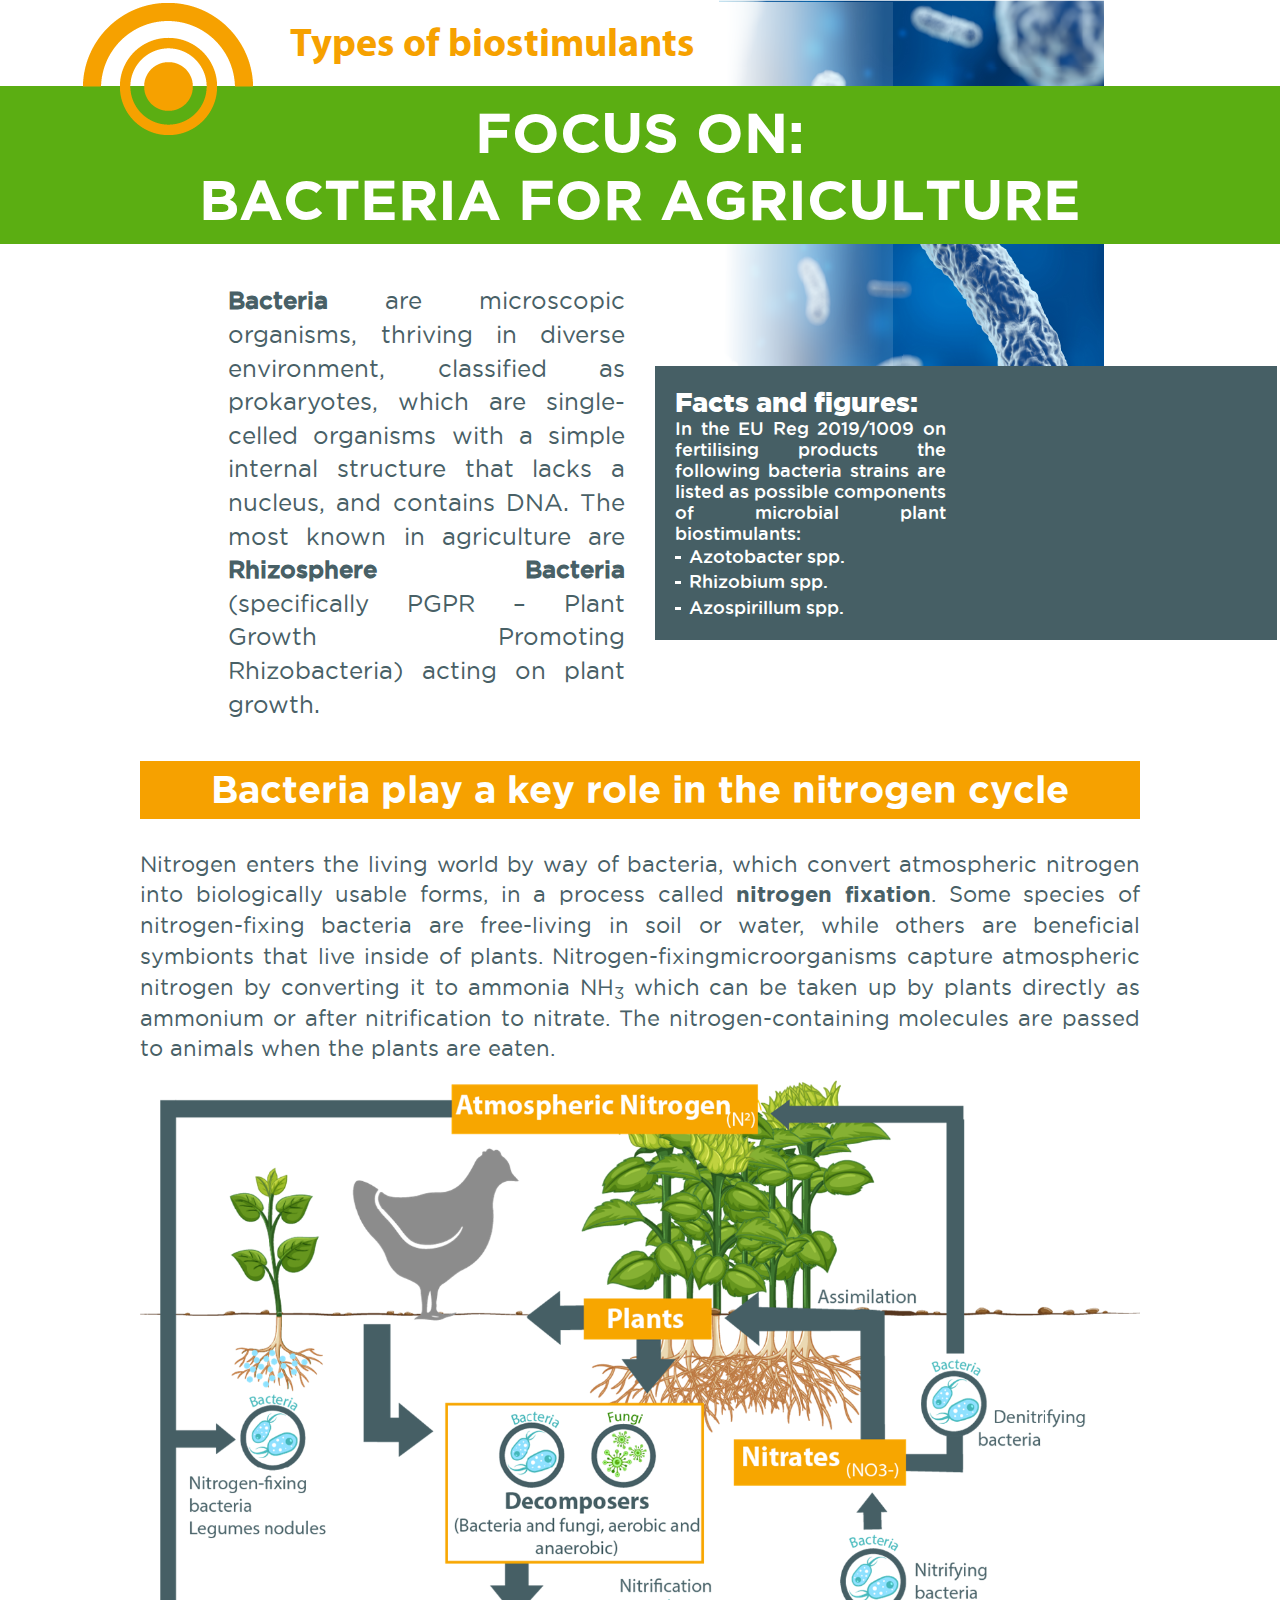
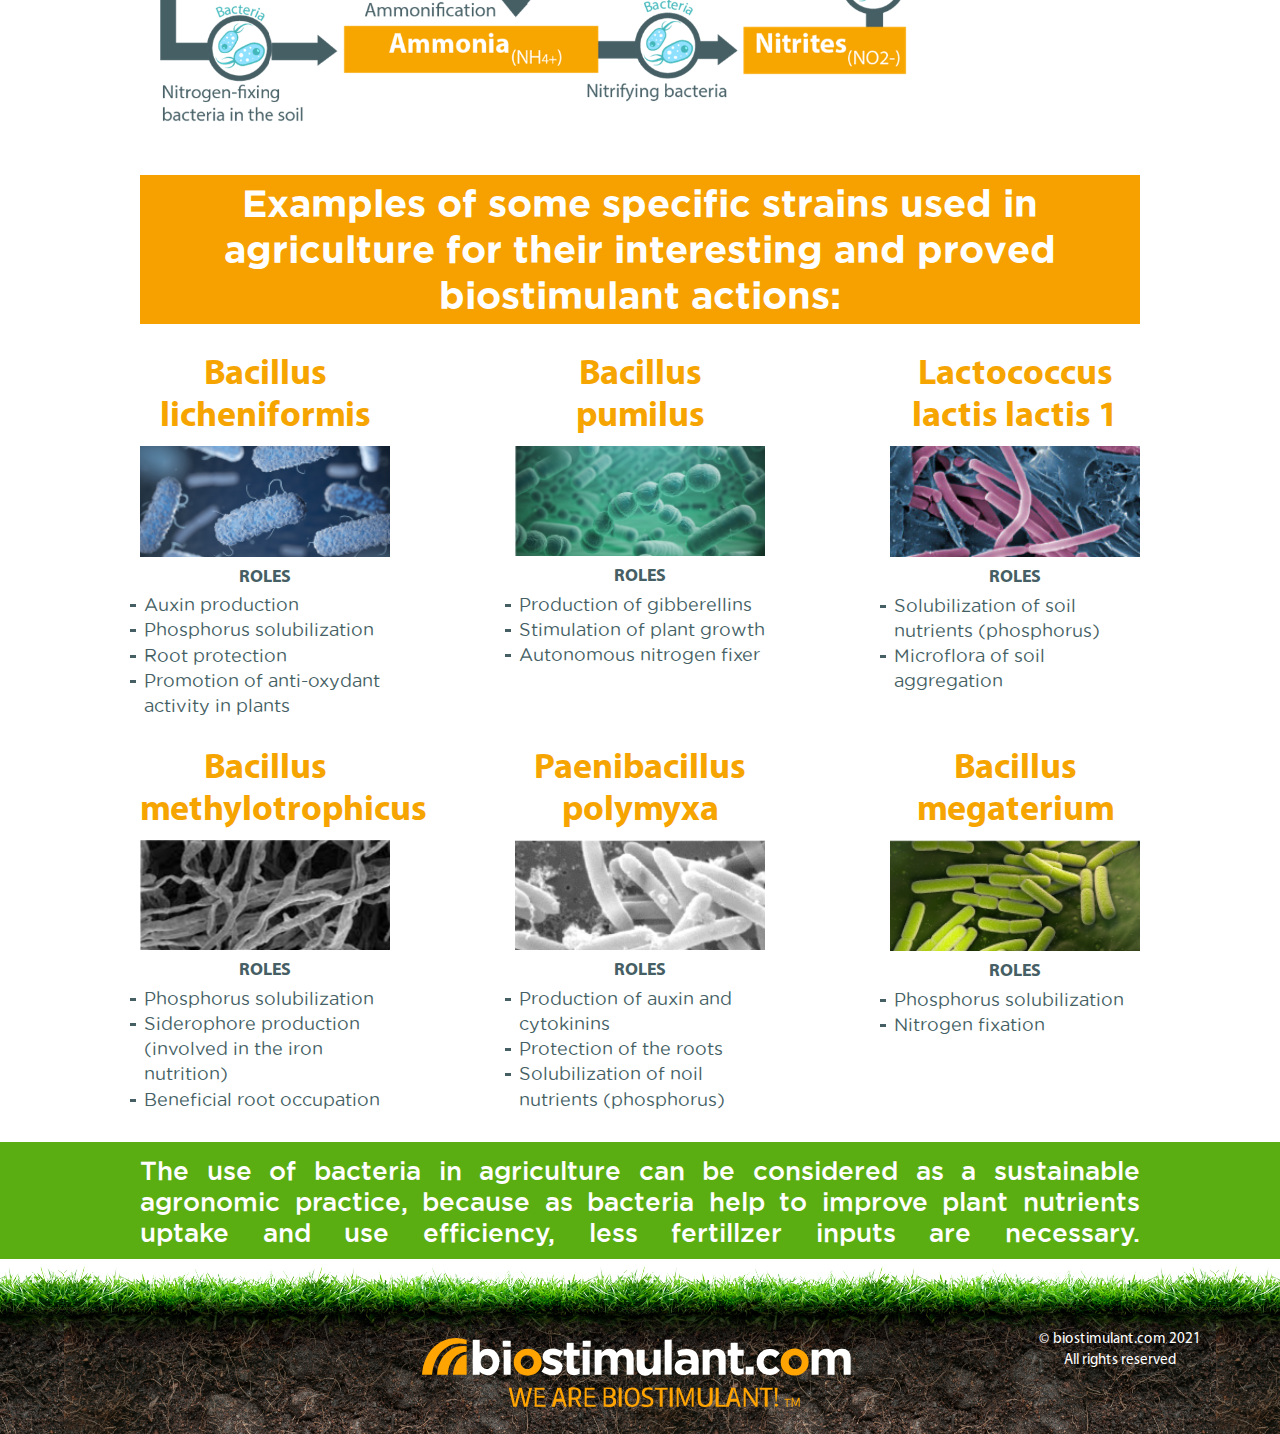
<file: index.html>
<!DOCTYPE html>
<html lang="en">
<head>
    <meta charset="UTF-8">
    <meta name="viewport" content="width=device-width, initial-scale=1, shrink-to-fit=no">
    <meta http-equiv="X-UA-Compatible" content="IE=edge">
    <title>::Types-of-biostimulants5_bacteria-for-agriculture::</title>
    <link rel="stylesheet" href="css/bootstrap.css">
    <link rel="stylesheet" href="css/font.css">
    <link rel="stylesheet" href="css/custom.css">
</head>
<body>
    <header class="header">
        <section class="top-header">
            <div class="container">
                <div class="row">
                    <div class="col-md-12">
                        <div class="logo-wrapper"> <img src="images/logo.png" alt="">
                            <h1>Types of biostimulants</h1>
                        </div>
                    </div>
                </div>
            </div>
        </section>
        <section class="header-wrapper">
            <div class="heading-wrapper text-center ">
                <h2 class="container"> <span class="d-block"> FOCUS ON: </span>BACTERIA FOR AGRICULTURE</h2>
            </div>
            <div class="header-list container-fluid">
                <div class="row">
                    <div class="col-8 offset-2 col-lg-4 offset-lg-2 header-into">
                        <p class="text-justify "><strong>Bacteria</strong> are microscopic organisms,
                            thriving in diverse environment,
                            classified as prokaryotes, which are
                            single-celled organisms with a simple
                            internal structure that lacks a nucleus,
                            and contains DNA. The most known in
                            agriculture are <strong>Rhizosphere Bacteria</strong>
                            (specifically PGPR – Plant Growth
                            Promoting Rhizobacteria) acting on
                            plant growth.</p>
                    </div>
                    <div class="col-8 offset-2 col-lg-6 offset-lg-0 my-auto header-service-top">
                        <div class="header-service">
                            <h3>Facts and ﬁgures:</h3>
                            <p class="text-justify">In the EU Reg 2019/1009 on
                                fertilising products the following
                                bacteria strains are listed as
                                possible components of microbial
                                plant biostimulants:</p>
                            <ul class="bar-built">
                                <li>Azotobacter spp.</li>
                                <li>Rhizobium spp.</li>
                                <li>Azospirillum spp.</li>
                            </ul>
                        </div>
                    </div>
                </div>
            </div>
        </section>
    </header>
    <section class="about-wrapper">
        <div class="container">
            <div class="row">
                <div class="col-md-12">
                    <h2 class="home-heading text-center">Bacteria play a key role in the nitrogen cycle</h2>
                    <p class="text-justify">Nitrogen enters the living world by way of bacteria, which convert
                        atmospheric
                        nitrogen into biologically usable forms, in a process called <strong>nitrogen fixation</strong>.
                        Some species of nitrogen-fixing bacteria are free-living in soil or water, while
                        others are beneficial symbionts that live inside of plants. Nitrogen-fixingmicroorganisms
                        capture atmospheric nitrogen by converting it to ammonia NH<sub>3</sub>
                        which can be taken up by plants directly as ammonium or after nitrification to
                        nitrate. The nitrogen-containing molecules are passed to animals when the plants
                        are eaten.</p>
                    <img class="img-fluid about-img" src="images/about-us-05.svg" alt="about">
                </div>
            </div>
        </div>
    </section>
    <section class="services-wrapper">
        <div class="container">
            <div class="row">
                <div class="col-md-12">
                    <h2 class="home-heading text-center">Examples of some specific strains used in
                        agriculture for their interesting and proved
                        biostimulant actions:</h2>
                </div>
            </div>
            <div class="row no-gutters d-flex justify-content-between muga-list">
                <div class="col-md-3">
                    <h3>Bacillus licheniformis</h3>
                    <img class="img-fluid" src="images/ser01.jpg" alt="Bacillus licheniformis">
                    <ul class="bar-built">
                        <h4>ROLES</h4>
                        <li>Auxin production</li>
                        <li>Phosphorus solubilization</li>
                        <li>Root protection</li>
                        <li>Promotion of anti-oxydant activity in plants</li>
                    </ul>
                </div>

                <div class="col-md-3">
                    <h3>Bacillus pumilus</h3>
                    <img src="images/ser02.jpg" alt="Bacillus pumilus">
                    <ul class="bar-built">
                        <h4>ROLES</h4>
                        <li>Production of gibberellins</li>
                        <li>Stimulation of plant growth</li>
                        <li>Autonomous nitrogen fixer</li>
                    </ul>
                </div>

                <div class="col-md-3">
                    <h3>Lactococcus lactis lactis 1</h3>
                    <img src="images/ser03.jpg" alt="Lactococcus lactis lactis 1">
                    <ul class="bar-built">
                        <h4>ROLES</h4>
                        <li>Solubilization of soil nutrients (phosphorus)</li>
                        <li>Microflora of soil aggregation</li>
                    </ul>
                </div>
            </div>
            <div class="row no-gutters d-flex justify-content-between muga-list">
                <div class="col-md-3">
                    <h3>Bacillus methylotrophicus</h3>
                    <img class="img-fluid" src="images/ser04.jpg" alt="Bacillus methylotrophicus">
                    <ul class="bar-built">
                        <h4>ROLES</h4>
                        <li>Phosphorus solubilization</li>
                        <li>Siderophore production (involved in the iron nutrition)</li>
                        <li>Beneficial root occupation</li>
                    </ul>
                </div>
                <div class="col-md-3">
                    <h3>Paenibacillus polymyxa</h3>
                    <img src="images/ser05.jpg" alt="Paenibacillus polymyxa">
                    <ul class="bar-built">
                        <h4>ROLES</h4>
                        <li>Production of auxin and cytokinins</li>
                        <li>Protection of the roots</li>
                        <li>Solubilization of noil nutrients (phosphorus)</li>
                    </ul>
                </div>
                <div class="col-md-3">
                    <h3>Bacillus megaterium</h3>
                    <img src="images/ser06.jpg" alt="Lactococcus lactis lactis 1">
                    <ul class="bar-built">
                        <h4>ROLES</h4>
                        <li>Phosphorus solubilization</li>
                        <li>Nitrogen fixation</li>
                    </ul>
                </div>
            </div>
        </div>
    </section>
    <footer>
        <div class="heading-wrapper text-justify">
            <h3 class="container"> The use of bacteria in agriculture can be considered as a sustainable
                agronomic practice, because as bacteria help to improve plant nutrients uptake and use efficiency, less
                fertillzer inputs are necessary.
            </h3>
        </div>
        <div class="footer-wrapper">
            <div class="container-fluid">
                <div class="row">
                    <div class="col-md-6 offset-md-3 col-sm-12  text-center footer-logo">
                        <img src="images/footer-logo-07.svg" alt=" footer logo">

                    </div>
                    <div class="col-md-3 text-center">
                        <span class="d-block"> &copy; biostimulant.com 2021</span>
                        All rights reserved
                    </div>

                </div>
            </div>
        </div>
    </footer>
    <script type="text/javascript" src="js/jquery.js"></script>
    <script type="text/javascript" src="js/popper.min.js"></script>
    <script type="text/javascript" src="js/bootstrap.js"></script>
    <script type="text/javascript" src="js/reday.js"></script>
</body>
</html>
</file>
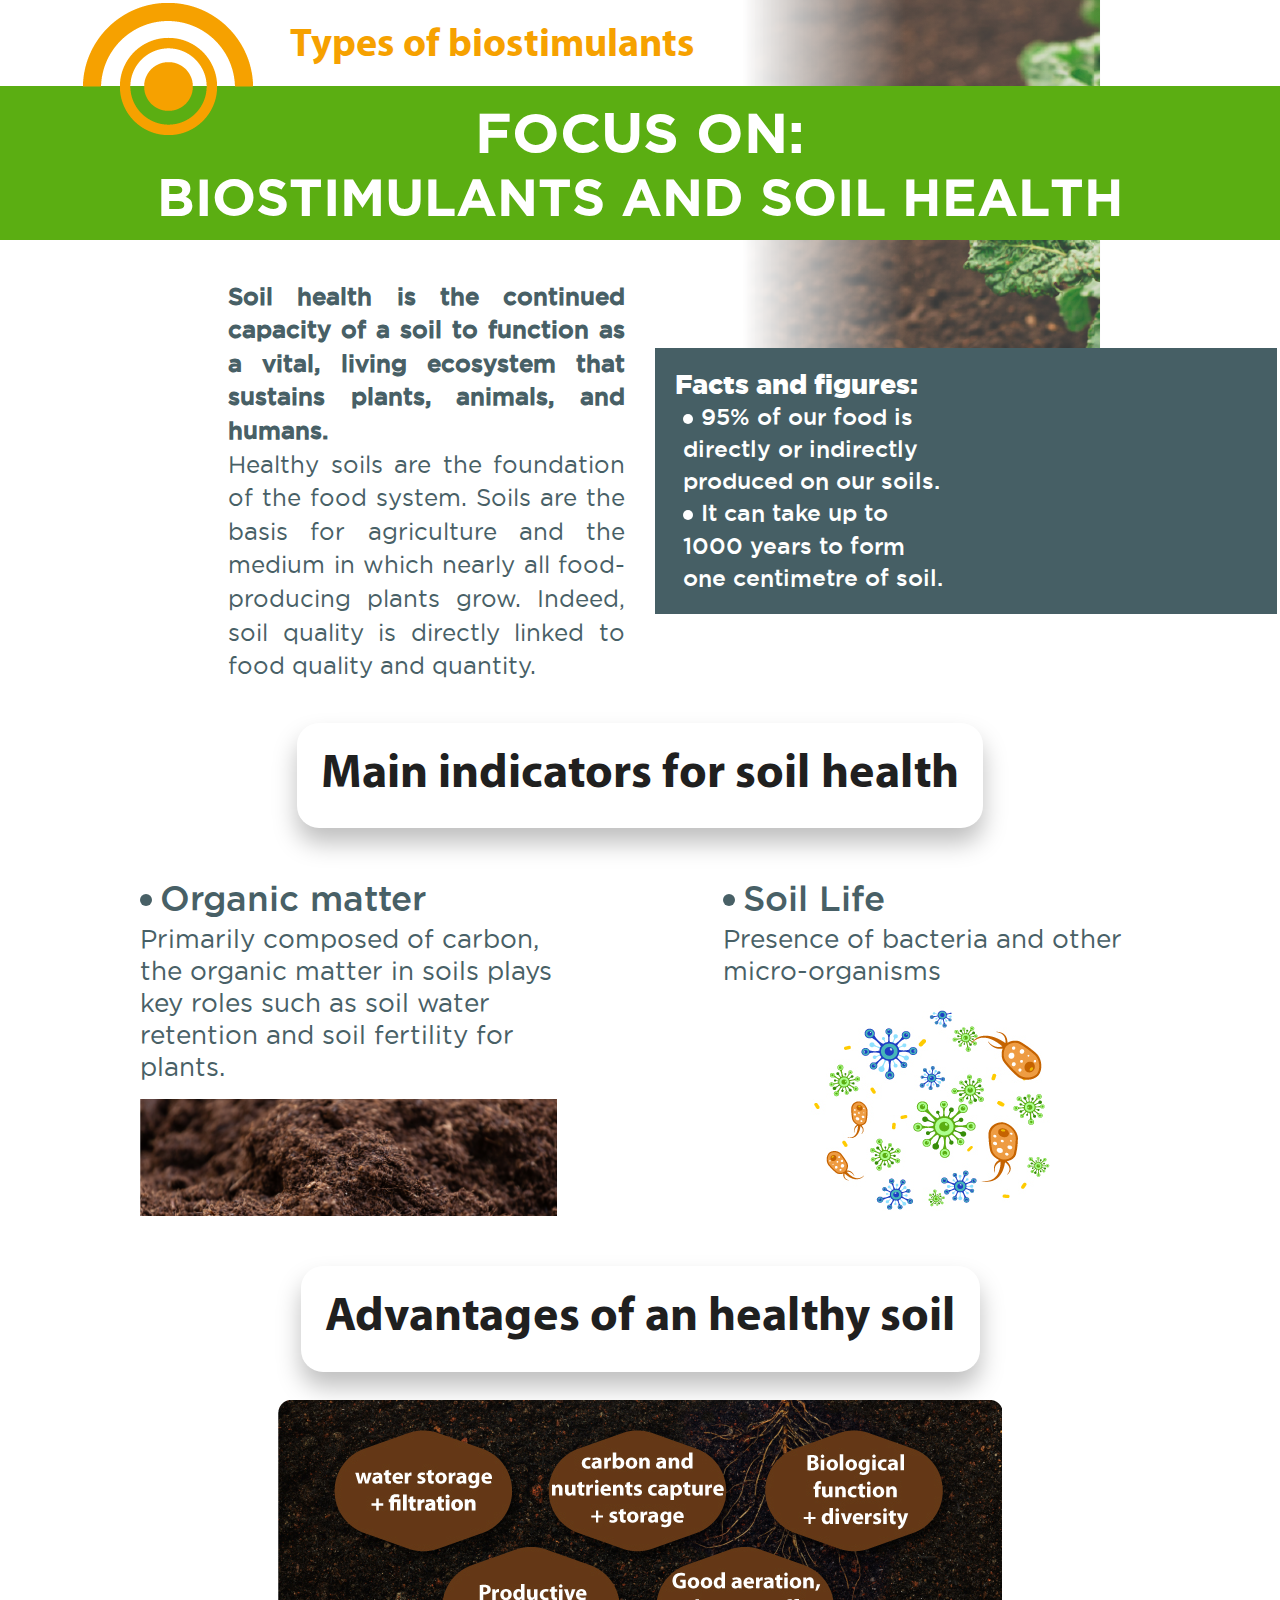
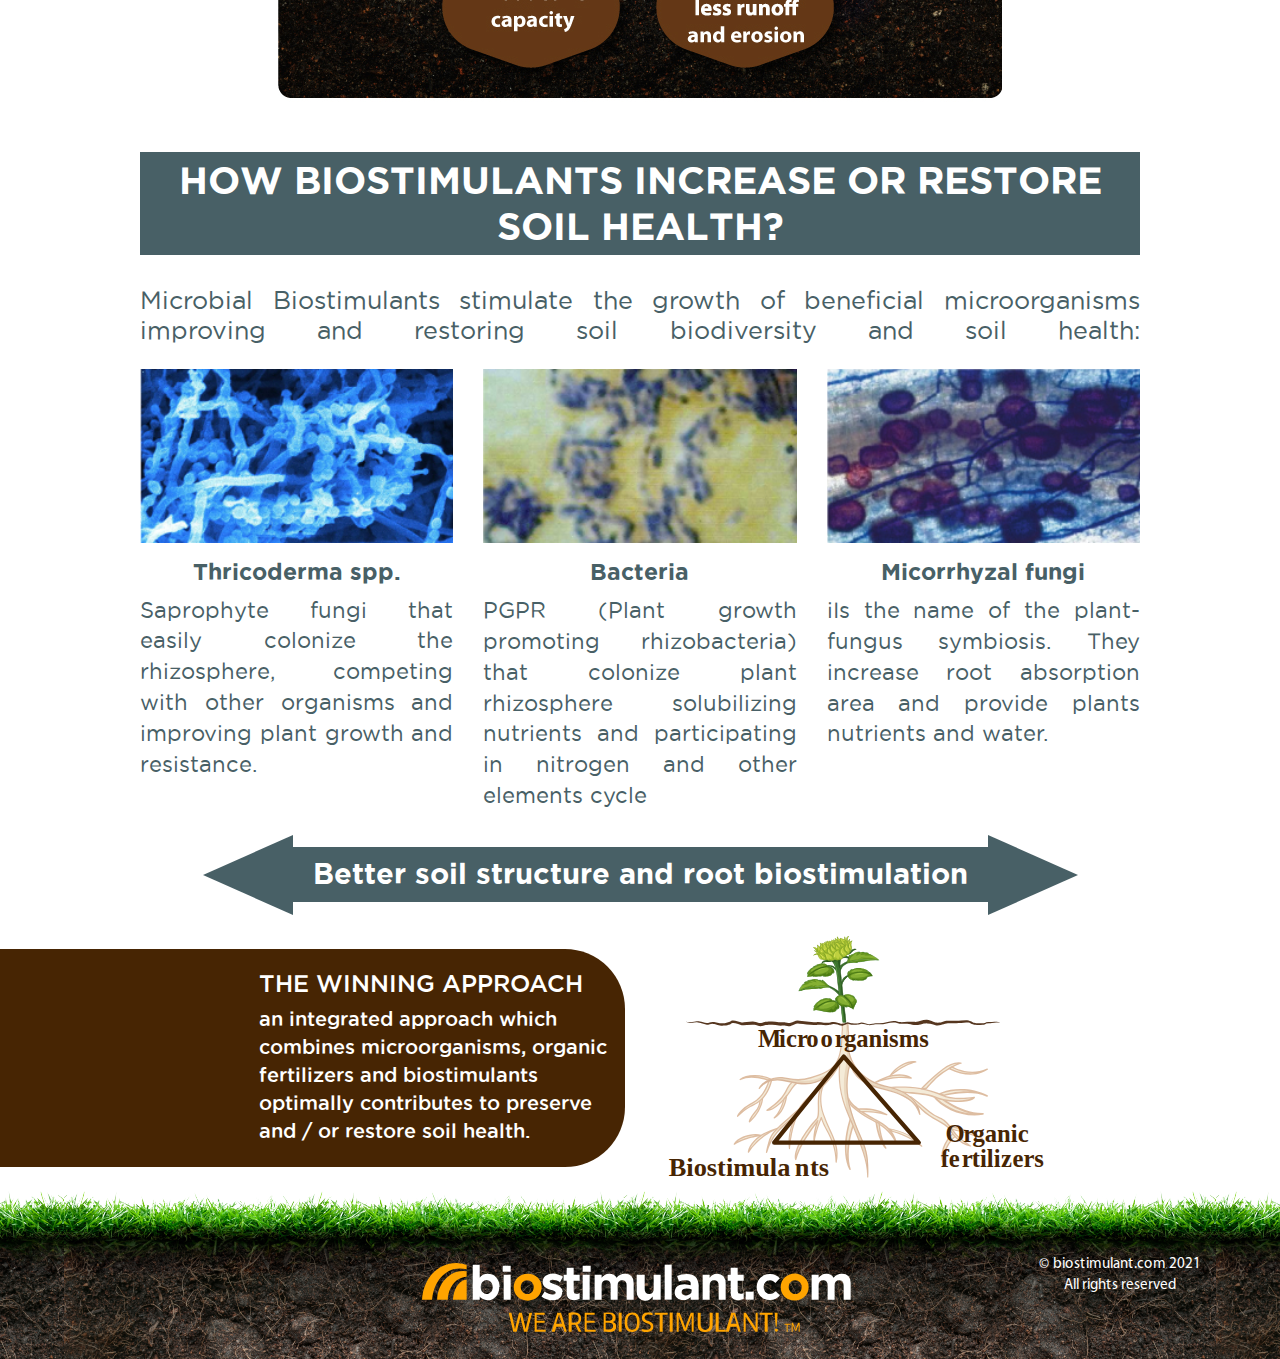
<file: page1.html>
<!DOCTYPE html>
<html lang="en">

<head>
    <meta charset="UTF-8">
    <meta name="viewport" content="width=device-width, initial-scale=1, shrink-to-fit=no">
    <meta http-equiv="X-UA-Compatible" content="IE=edge">
    <title>::BIOSTIMULANTS_AND_SOIL_HEALTH::</title>
    <link rel="stylesheet" href="css/bootstrap.css">
    <link rel="stylesheet" href="css/font.css">
    <link rel="stylesheet" href="css/custom.css">
</head>

<body>
    <header class="header bg1">
        <section class="top-header">
            <div class="container">
                <div class="row">
                    <div class="col-md-12">
                        <div class="logo-wrapper"> <img src="images/logo.png" alt="">
                            <h1>Types of biostimulants</h1>
                        </div>
                    </div>
                </div>
            </div>
        </section>
        <section class="header-wrapper">
            <div class="heading-wrapper text-center ">
                <h2 class="container font52"> FOCUS ON: <span class="d-block"> BIOSTIMULANTS AND SOIL HEALTH </span>
                </h2>
            </div>
            <div class="header-list container-fluid">
                <div class="row">
                    <div class="col-8 offset-2 col-lg-4 offset-lg-2 header-into">
                        <p class="text-justify "><strong>Soil health is the continued capacity of a soil to function as
                                a vital, living ecosystem that sustains plants, animals,
                                and humans.</strong>
                        </p>
                        <p class="text-justify "> Healthy soils are the foundation of the
                            food system. Soils are the basis for
                            agriculture and the medium in which
                            nearly all food-producing plants grow.
                            Indeed, soil quality is directly linked to
                            food quality and quantity.
                        </p>
                    </div>
                    <div class="col-8 offset-2 col-lg-6 offset-lg-0 my-auto header-service-top">
                        <div class="header-service font23">
                            <h3>Facts and ﬁgures:</h3>
                            <ul class="point-built">
                                <li>95% of our food is
                                    directly or indirectly
                                    produced on our soils.</li>
                                <li>It can take up to 1000
                                    years to form one
                                    centimetre of soil.</li>
                            </ul>
                        </div>
                    </div>
                </div>
            </div>
        </section>
    </header>
    <section class="about-wrapper">
        <div class="container">
            <div class="row">
                <div class="col-md-12">
                    <h2 class="round-shadow-heading text-center"> <span> Main indicators for soil health</span></h2>
                </div>
            </div>
            <div class="row no-gutters d-flex justify-content-between pg1-list">
                <div class="col-md-5">
                    <h3>Organic matter</h3>
                    <p>Primarily composed of carbon,
                        the organic matter in soils plays
                        key roles such as soil water
                        retention and soil fertility for
                        plants. </p>
                    <img class="img-fluid mx-auto d-block" src="images/organic-matter.png" alt="organic-matter">
                </div>
                <div class="col-md-5">
                    <h3>Soil Life</h3>
                    <p>Presence of bacteria and other
                        micro-organisms </p>
                    <img class="img-fluid mx-auto d-block" src="images/serh-2.jpg" alt="serh-2">
                </div>
            </div>
        </div>
    </section>
    <section class="services-wrapper">
        <div class="container">

            <div class="row">
                <div class="col-md-12 text-center big-figure">
                    <h2 class="round-shadow-heading text-center"><span> Advantages of an healthy soil</span></h2>
                    <img class="img-fluid" src="images/about-h1.jpg" alt="about-h1">
                </div>
            </div>

            <div class="row">
                <div class="col-md-12">
                    <h3 class="home-heading pg1-heading text-center">HOW BIOSTIMULANTS INCREASE OR
                        RESTORE SOIL HEALTH?</h3>
                    <p class="text-justify ser-dec-wrapper">Microbial Biostimulants stimulate the growth of beneficial
                        microorganisms improving and restoring soil biodiversity and soil health:</p>
                </div>
            </div>

            <div class="row health-list">
                <div class="col-md-4">
                    <img class="img-fluid" src="images/h1-servies.jpg" alt="Thricoderma spp.">
                    <h3>Thricoderma spp. </h3>
                    <p>Saprophyte fungi that easily
                        colonize the rhizosphere,
                        competing with other
                        organisms and improving
                        plant growth and resistance.</p>
                </div>
                <div class="col-md-4">
                    <img class="img-fluid" src="images/h2-servies.jpg"
                        alt="Thricoderma spp. Saprophyte fungi that easily ">
                    <h3>Bacteria</h3>
                    <p>PGPR (Plant growth
                        promoting rhizobacteria)
                        that colonize plant
                        rhizosphere solubilizing
                        nutrients and participating
                        in nitrogen and other
                        elements cycle</p>
                </div>
                <div class="col-md-4">
                    <img class="img-fluid" src="images/h3-servies.jpg"
                        alt="Thricoderma spp. Saprophyte fungi that easily ">
                    <h3>Micorrhyzal fungi</h3>
                    <p>iIs the name of the
                        plant-fungus symbiosis.
                        They increase root
                        absorption area and
                        provide plants nutrients
                        and water.</p>
                </div>
            </div>
        </div>
    </section>

    <section class="biostimulation-wrapper">
        <h2 class="text-center heading-arrow"> <span> Better soil structure and root biostimulation</span></h2>
        <div class="container-fluid">
            <div class="row">
                <div class="col-md-6 my-auto plant-intro-top">
                    <div class="float-md-right plant-intro">
                        <h4>THE WINNING APPROACH</h4>
                        <p>an integrated approach which
                            combines microorganisms, organic
                            fertilizers and biostimulants
                            optimally contributes to preserve
                            and / or restore soil health.</p>
                    </div>
                </div>
                <div class="col-md-4 plant-about">
                    <img class="img-fluid" src="images/plant-05.svg" alt="">
                </div>
            </div>
        </div>
    </section>
    <footer class="footer-wrapper">
        <div class="container-fluid">
            <div class="row">
                <div class="col-md-6 offset-md-3 col-sm-12  text-center footer-logo">
                    <img src="images/footer-logo-07.svg" alt=" footer logo">

                </div>
                <div class="col-md-3 text-center">
                    <span class="d-block"> &copy; biostimulant.com 2021</span>
                    All rights reserved
                </div>

            </div>
        </div>
    </footer>
    <script type="text/javascript" src="js/jquery.js"></script>
    <script type="text/javascript" src="js/popper.min.js"></script>
    <script type="text/javascript" src="js/bootstrap.js"></script>
    <script type="text/javascript" src="js/reday.js"></script>
</body>

</html>
</file>
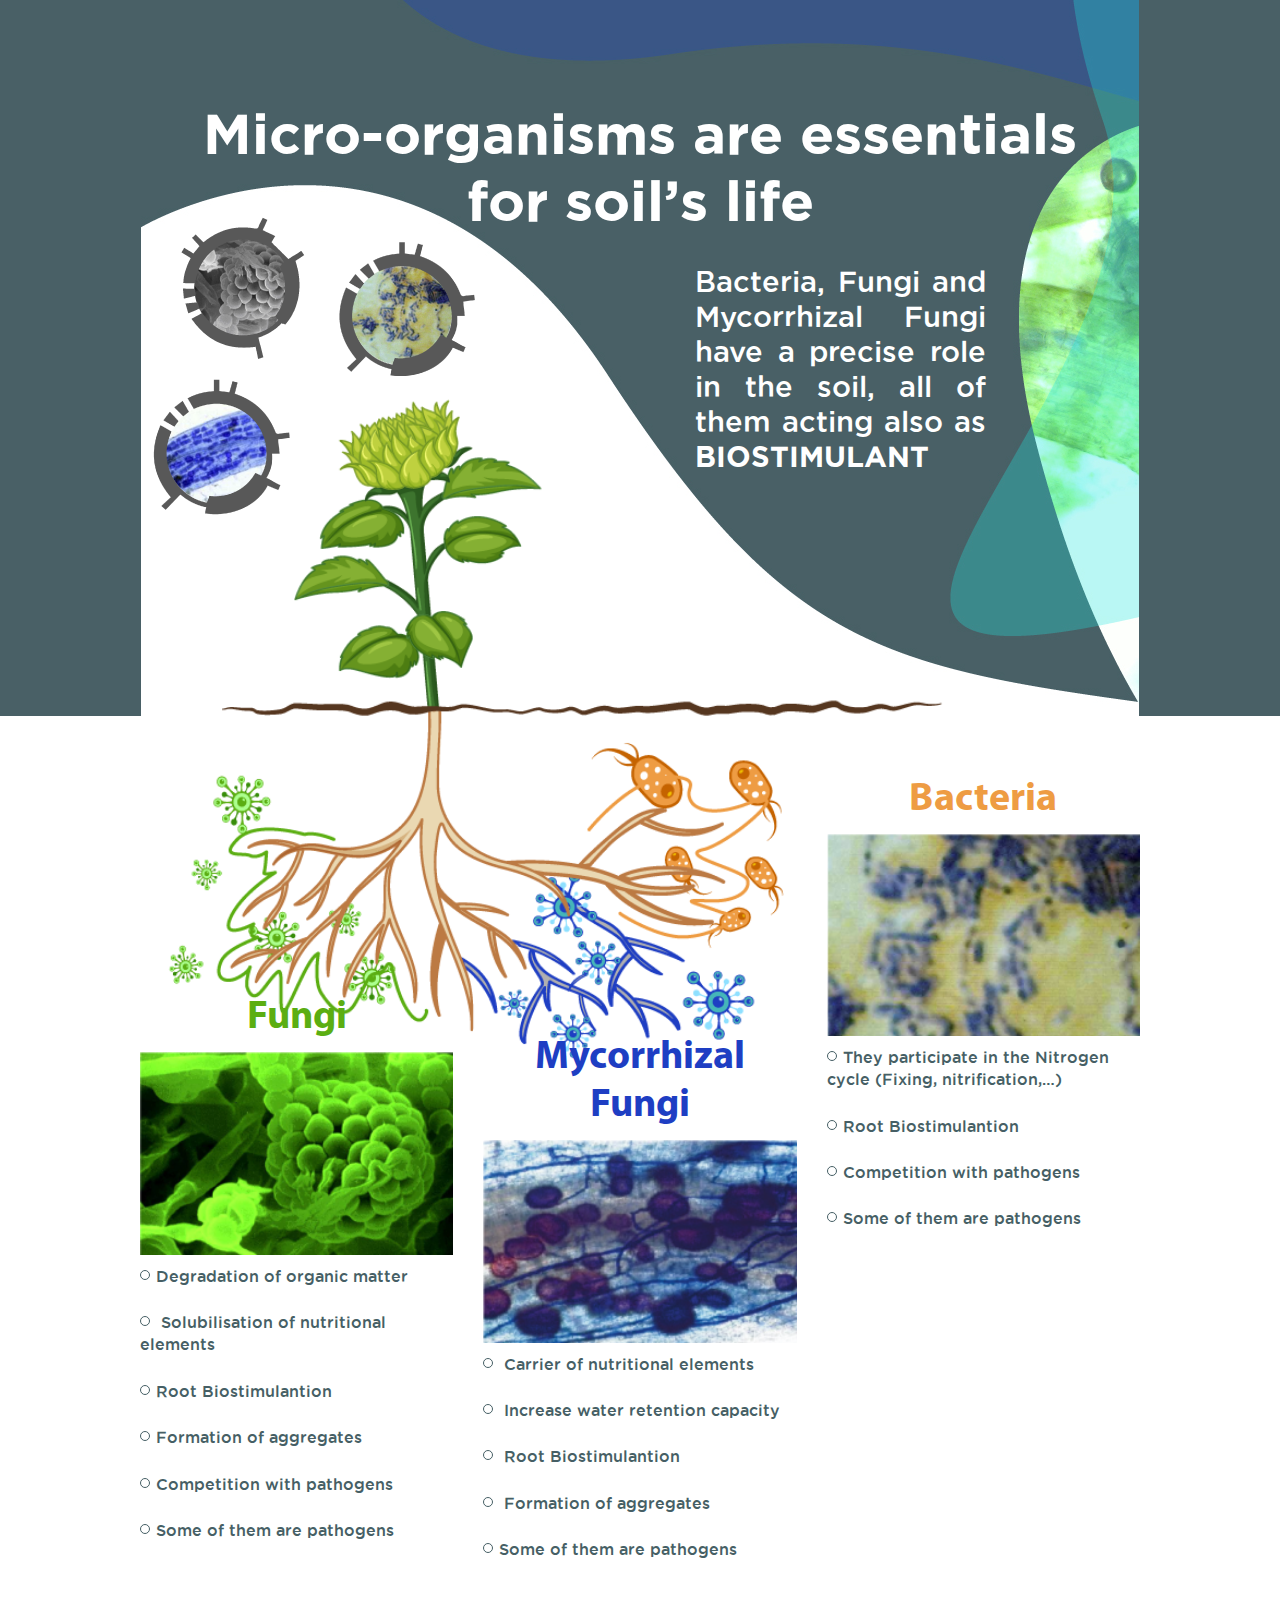
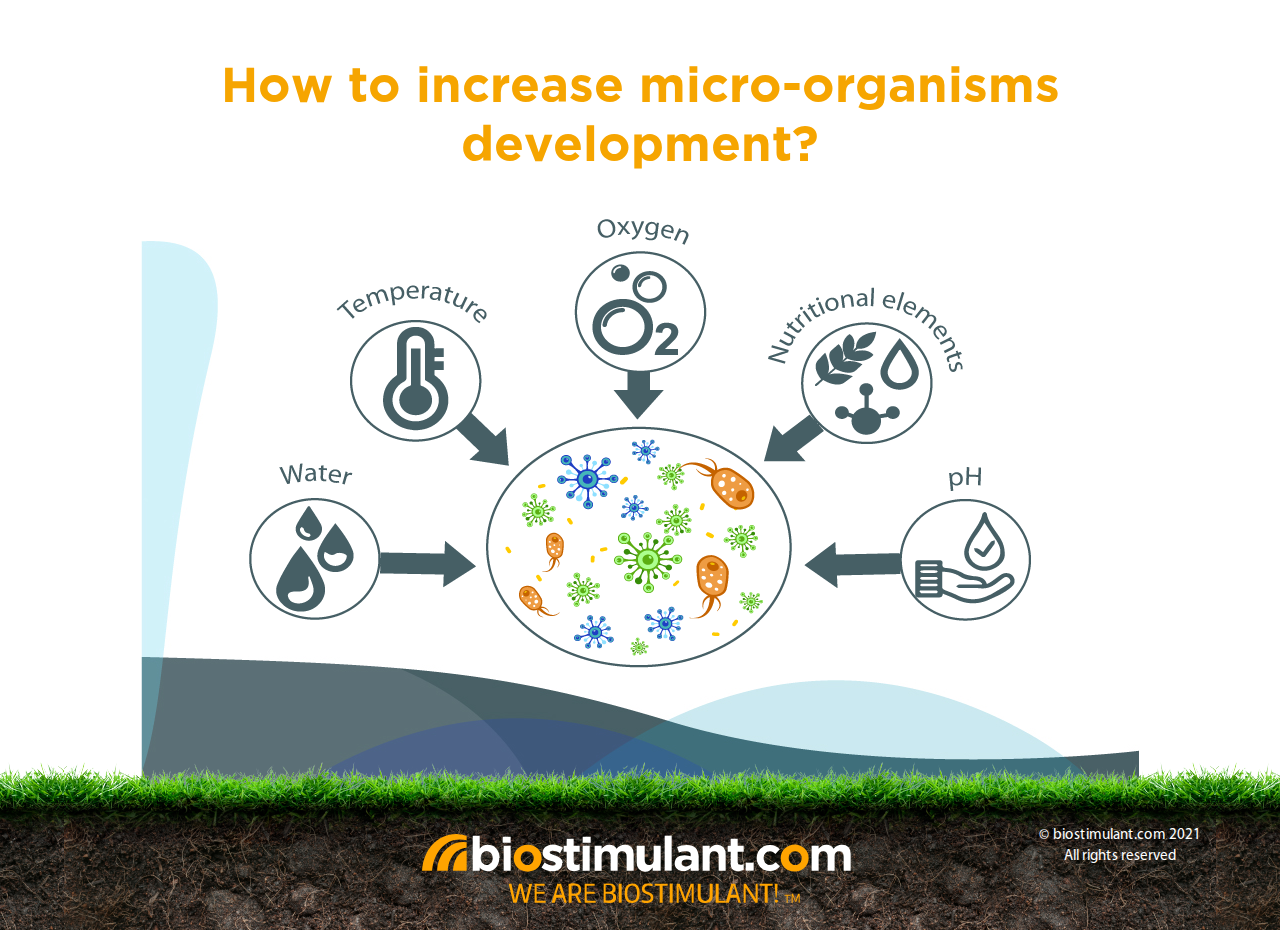
<file: page2.html>
<!DOCTYPE html>
<html lang="en">

<head>
    <meta charset="UTF-8">
    <meta name="viewport" content="width=device-width, initial-scale=1, shrink-to-fit=no">
    <meta http-equiv="X-UA-Compatible" content="IE=edge">
    <title>::BIOSTIMULANTS_AND_SOIL_HEALTH::</title>
    <link rel="stylesheet" href="css/bootstrap.css">
    <link rel="stylesheet" href="css/font.css">
    <link rel="stylesheet" href="css/custom.css">
</head>

<body>
    <header class="pg2-header">
        <div class="container">
            <div class="row">
                <div class="col-md-12 pg2-intro">
                    <h1 class="text-center">Micro-organisms are essentials for soil’s life</h1>
                </div>
                <div class="col-md-6">
                    <img class="img-fluid herder-icon" src="images/header-icon-p2.png" alt="plant">
                </div>
                <div class="col-md-6 pg2-intro">
                    <p>Bacteria, Fungi and
                        Mycorrhizal Fungi
                        have a precise role
                        in the soil, all of
                        them acting also as
                        <strong>BIOSTIMULANT</strong>
                    </p>
                </div>
            </div>
        </div>
    </header>
    <section class="cat-wrapper view1">
        <div class="container">
            <div class="row pg2-cat-wrapper">
                <div class="col-md-8">
                    <div class="plat-in-top">
                        <img class="plat-in img-fluid" src="images/p2-plat2.png" alt="p2-plat2">
                    </div>
                </div>
                <div class="col-md-4 bacteria">
                    <h2>Bacteria</h2>
                    <img src="images/Bacteria.png" alt="Bacteria">
                    <ul>
                        <li>They participate in the Nitrogen cycle (Fixing, nitrification,…)</li>
                        <li>Root Biostimulantion</li>
                        <li>Competition with pathogens</li>
                        <li>Some of them are pathogens</li>
                    </ul>
                </div>
                <div class="col-md-4 fungi">
                    <h2>Fungi</h2>
                    <img src="images/Fungi.png" alt="Fungi">
                    <ul>
                        <li>Degradation of organic matter</li>
                        <li> Solubilisation of nutritional elements</li>
                        <li>Root Biostimulantion</li>
                        <li>Formation of aggregates</li>
                        <li>Competition with pathogens</li>
                        <li>Some of them are pathogens</li>
                    </ul>
                </div>
                <div class="col-md-4 mycorrhizal-fungi">
                    <h2>Mycorrhizal Fungi</h2>
                    <img src="images/Mycorrhizal-Fungi.png" alt="Mycorrhizal-Fungi">
                    <ul>
                        <li> Carrier of nutritional elements</li>
                        <li> Increase water retention capacity</li>
                        <li> Root Biostimulantion</li>
                        <li> Formation of aggregates</li>
                        <li>Some of them are pathogens</li>
                    </ul>
                </div>
            </div>
        </div>
    </section>
    <section class="soulation-wrapper">
        <div class="container">
            <div class="row">
                <div class="col-md-12 text-center soulation-in">
                    <h2>How to increase micro-organisms development?</h2>
                    <img class="img-fluid" src="images/eco.png" alt="eco">
                </div>
            </div>
        </div>
    </section>
    <footer class="footer-wrapper">
        <div class="container-fluid">
            <div class="row">
                <div class="col-md-6 offset-md-3 col-sm-12  text-center footer-logo">
                    <img src="images/footer-logo-07.svg" alt=" footer logo">

                </div>
                <div class="col-md-3 text-center">
                    <span class="d-block"> &copy; biostimulant.com 2021</span>
                    All rights reserved
                </div>

            </div>
        </div>
    </footer>


    <script type="text/javascript" src="js/jquery.js"></script>
    <script type="text/javascript" src="js/popper.min.js"></script>
    <script type="text/javascript" src="js/bootstrap.js"></script>
    <script type="text/javascript" src="js/reday.js"></script>
</body>

</html>
</file>
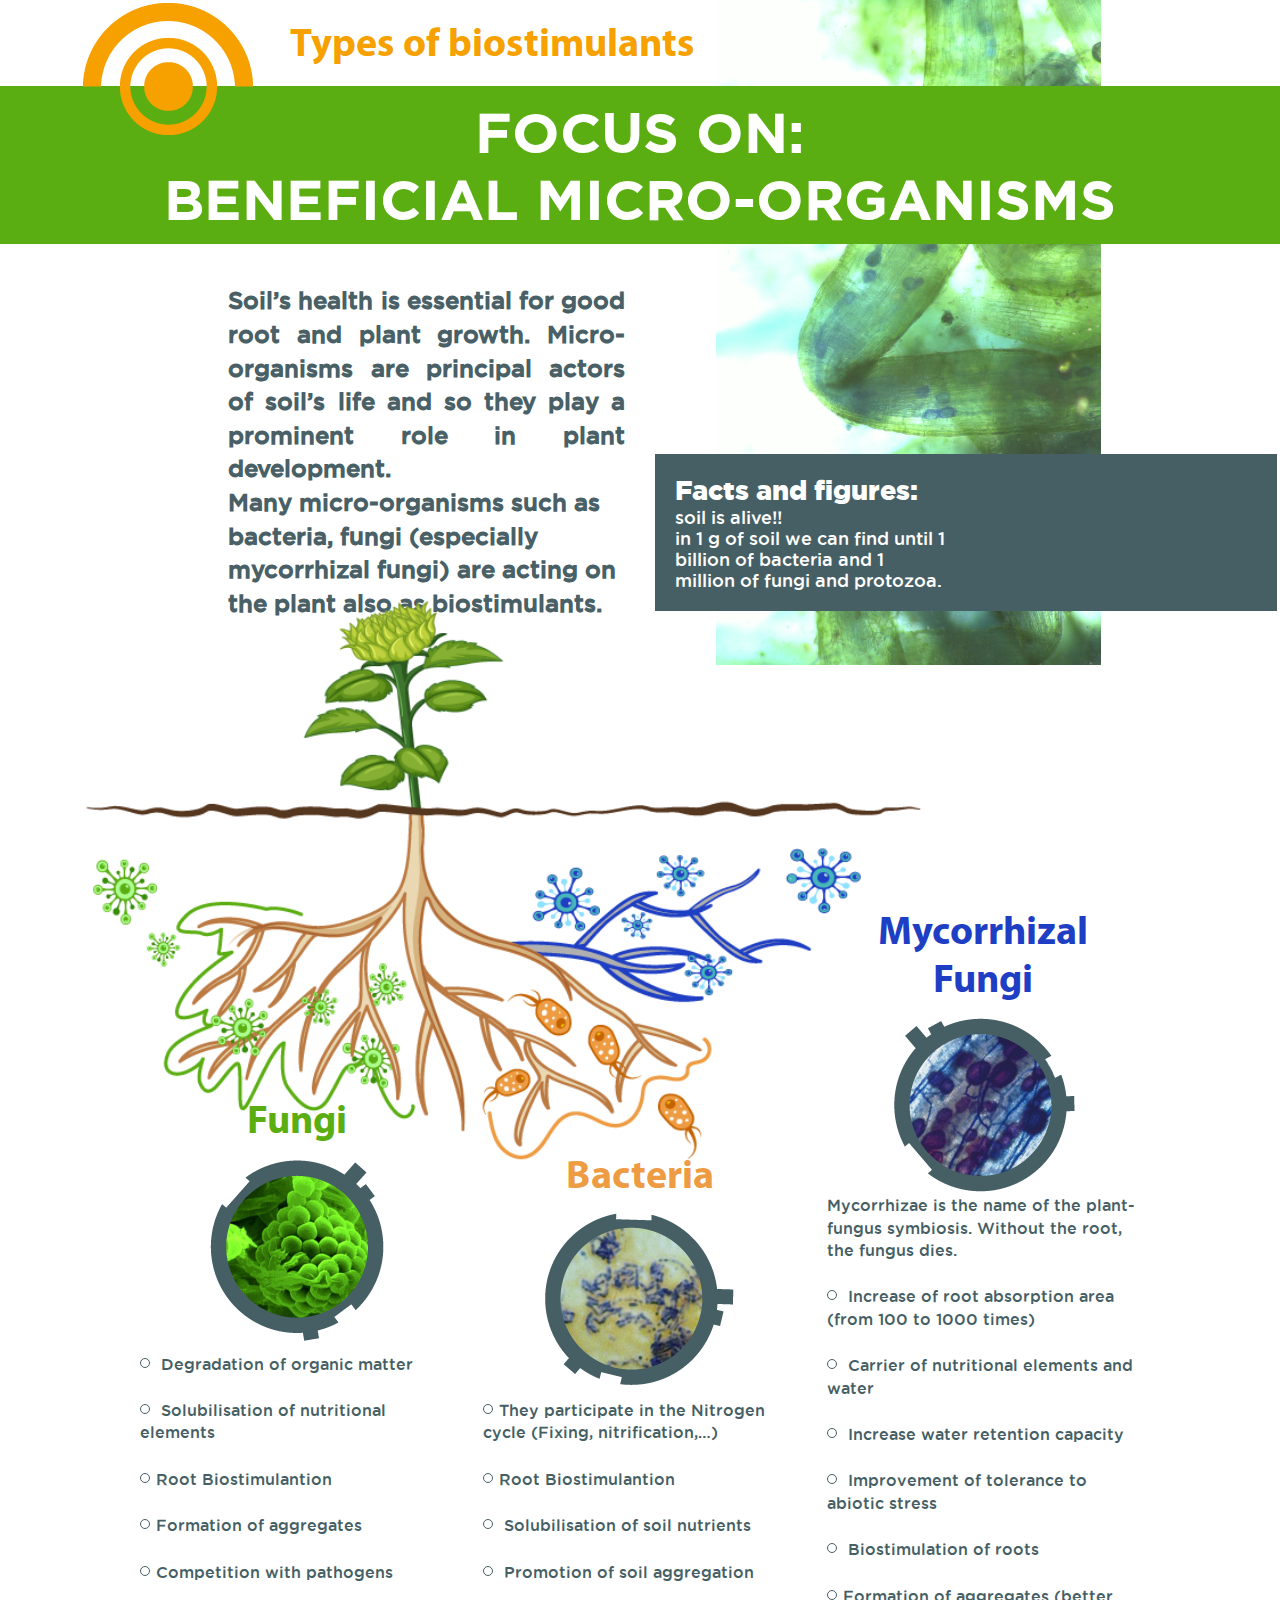
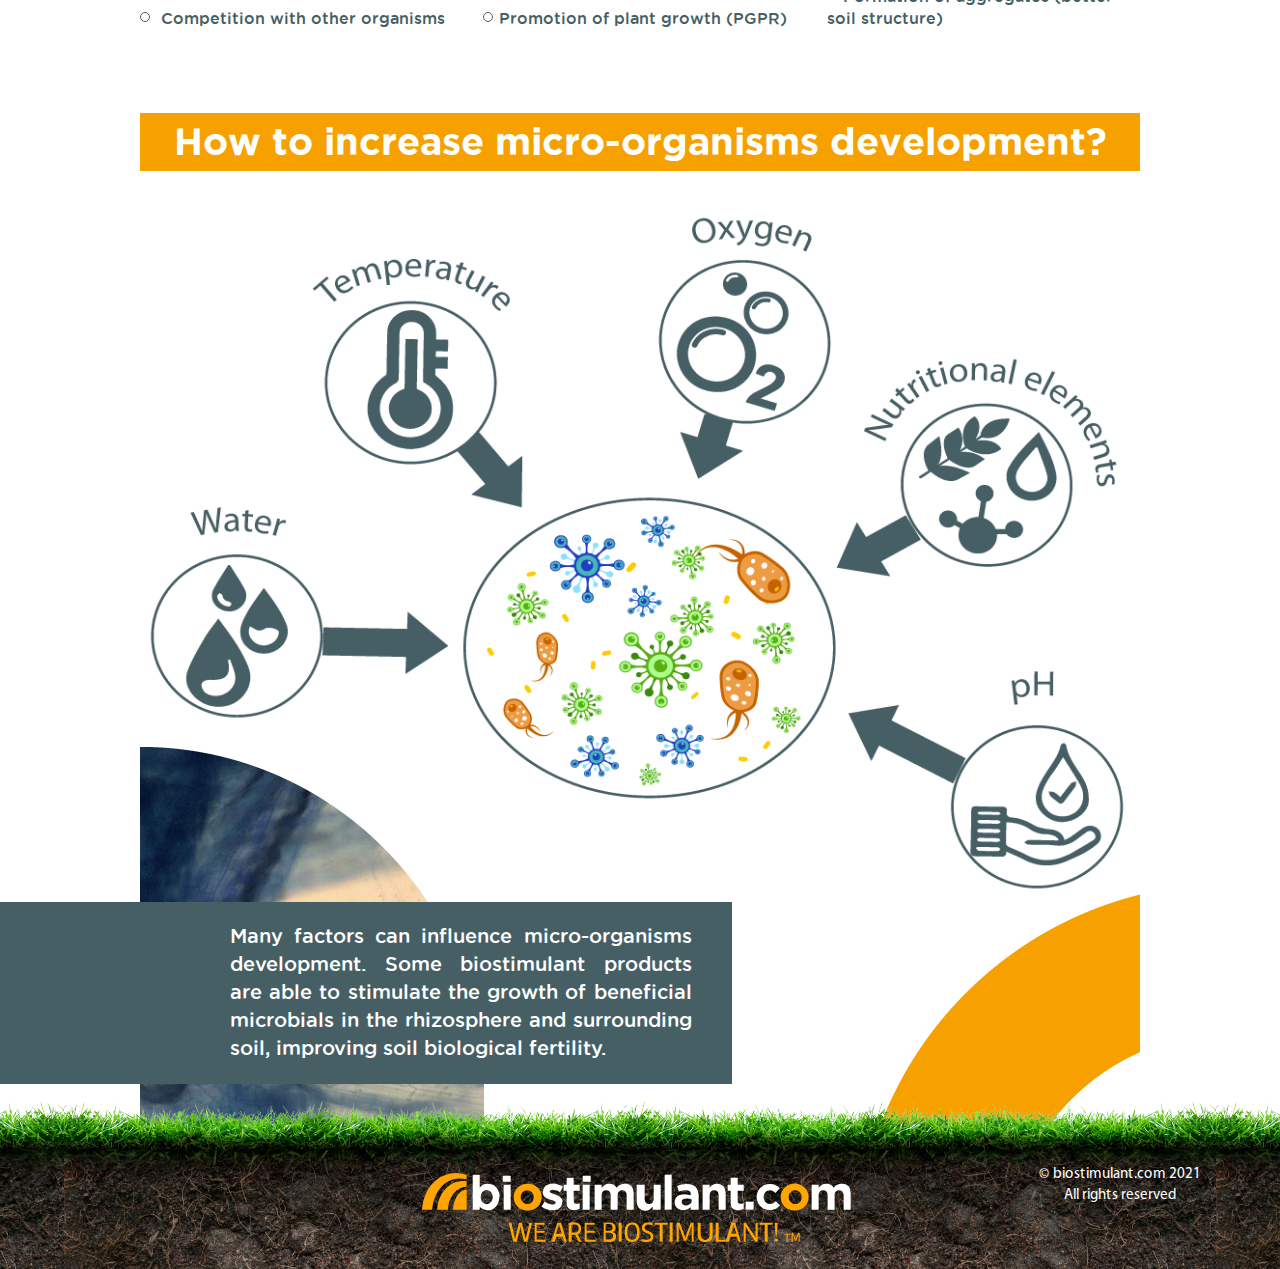
<file: page3.html>
<!DOCTYPE html>
<html lang="en">

<head>
    <meta charset="UTF-8">
    <meta name="viewport" content="width=device-width, initial-scale=1, shrink-to-fit=no">
    <meta http-equiv="X-UA-Compatible" content="IE=edge">
    <title>::BIOSTIMULANTS_AND_SOIL_HEALTH::</title>
    <link rel="stylesheet" href="css/bootstrap.css">
    <link rel="stylesheet" href="css/font.css">
    <link rel="stylesheet" href="css/custom.css">
</head>

<body>
    <header class="header bg3">
        <section class="top-header">
            <div class="container">
                <div class="row">
                    <div class="col-md-12">
                        <div class="logo-wrapper"> <img src="images/logo.png" alt="">
                            <h1>Types of biostimulants</h1>
                        </div>
                    </div>
                </div>
            </div>
        </section>
        <section class="header-wrapper">
            <div class="heading-wrapper text-center ">
                <h2 class="container"> FOCUS ON: <span class="d-block"> BENEFICIAL MICRO-ORGANISMS </span> </h2>
            </div>
            <div class="header-list container-fluid">
                <div class="row">
                    <div class="col-8 offset-2 col-lg-4 offset-lg-2 header-into header-padd160">
                        <p class="text-justify "><strong>Soil’s health is essential for good root
                                and plant growth. Micro-organisms are
                                principal actors of soil’s life and so they
                                play a prominent role in plant
                                development.</strong>
                        </p>
                        <p> <strong>Many micro-organisms such as bacteria,
                                fungi (especially mycorrhizal fungi) are
                                acting on the plant also as
                                biostimulants.</strong>
                        </p>
                    </div>
                    <div class="col-8 offset-2 col-lg-6 offset-lg-0 my-auto header-service-top">
                        <div class="header-service">
                            <h3>Facts and ﬁgures:</h3>
                            <p>soil is alive!!</p>
                            <p>in 1 g of soil we can find
                                until 1 billion of bacteria
                                and 1 million of fungi and
                                protozoa.</p>
                        </div>
                    </div>
                </div>
            </div>
        </section>
    </header>
    <section class="cat-wrapper">
        <div class="container">
            <div class="row">
                <div class="col-md-8">
                    <div class="plat-in-top plat-in-top-p3">
                        <img class="plat-in plat-in-p3 img-fluid" src="images/p3-plat1.png" alt="p3-plat1">
                    </div>
                </div>
            </div>
            <div class="row align-items-end pg2-cat-wrapper pg3-cat-wrapper">
                <div class="col-md-4 fungi">
                    <h2>Fungi</h2>
                    <img class="mx-auto d-block img-fluid" src="images/w3.png" alt="Fungi">
                    <ul>
                        <li> Degradation of organic matter</li>
                        <li> Solubilisation of nutritional elements</li>
                        <li>Root Biostimulantion</li>
                        <li>Formation of aggregates</li>
                        <li>Competition with pathogens</li>
                        <li> Competition with other organisms</li>
                    </ul>
                </div>
                <div class="col-md-4 bacteria">
                    <h2>Bacteria</h2>
                    <img class="mx-auto d-block img-fluid" src="images/w2.png" alt="Bacteria">
                    <ul>
                        <li>They participate in the Nitrogen cycle (Fixing, nitrification,…)</li>
                        <li>Root Biostimulantion</li>
                        <li> Solubilisation of soil nutrients</li>
                        <li> Promotion of soil aggregation</li>
                        <li>Promotion of plant growth (PGPR)</li>
                    </ul>
                </div>
                <div class="col-md-4 mycorrhizal-fungi">
                    <h2>Mycorrhizal Fungi</h2>
                    <img class="mx-auto d-block img-fluid" src="images/w1.png" alt="Mycorrhizal-Fungi">
                    <p>Mycorrhizae is the name of the
                        plant-fungus symbiosis. Without
                        the root, the fungus dies.</p>
                    <ul>
                        <li> Increase of root absorption area (from 100 to 1000 times)</li>
                        <li> Carrier of nutritional elements and water</li>
                        <li> Increase water retention capacity</li>
                        <li> Improvement of tolerance to abiotic stress</li>
                        <li> Biostimulation of roots</li>
                        <li>Formation of aggregates (better soil structure)</li>
                    </ul>
                </div>

            </div>

        </div>
    </section>
    <section class="eco-wrapper">
        <div class="container">
            <div class="row">
                <div class="col-md-12 text-center">
                    <h2 class="home-heading">How to increase micro-organisms development?</h2>
                    <img class="img-fluid" src="images/figer.png" alt="eco">
                </div>
            </div>
        </div>
        <div class="container-fluid">
            <div class="row">
                <div class="col-md-7 my-auto plant-intro-top">
                    <div class="float-md-right plant-intro p3-plant-intro">
                        <p>Many factors can influence micro-organisms
                            development. Some biostimulant products
                            are able to stimulate the growth of beneficial
                            microbials in the rhizosphere and surrounding
                            soil, improving soil biological fertility. </p>
                    </div>
                </div>

            </div>
        </div>
    </section>
    <footer class="footer-wrapper">
        <div class="container-fluid">
            <div class="row">
                <div class="col-md-6 offset-md-3 col-sm-12  text-center footer-logo">
                    <img src="images/footer-logo-07.svg" alt=" footer logo">

                </div>
                <div class="col-md-3 text-center">
                    <span class="d-block"> &copy; biostimulant.com 2021</span>
                    All rights reserved
                </div>

            </div>
        </div>
    </footer>
    <script type="text/javascript" src="js/jquery.js"></script>
    <script type="text/javascript" src="js/popper.min.js"></script>
    <script type="text/javascript" src="js/bootstrap.js"></script>
    <script type="text/javascript" src="js/reday.js"></script>
</body>

</html>
</file>
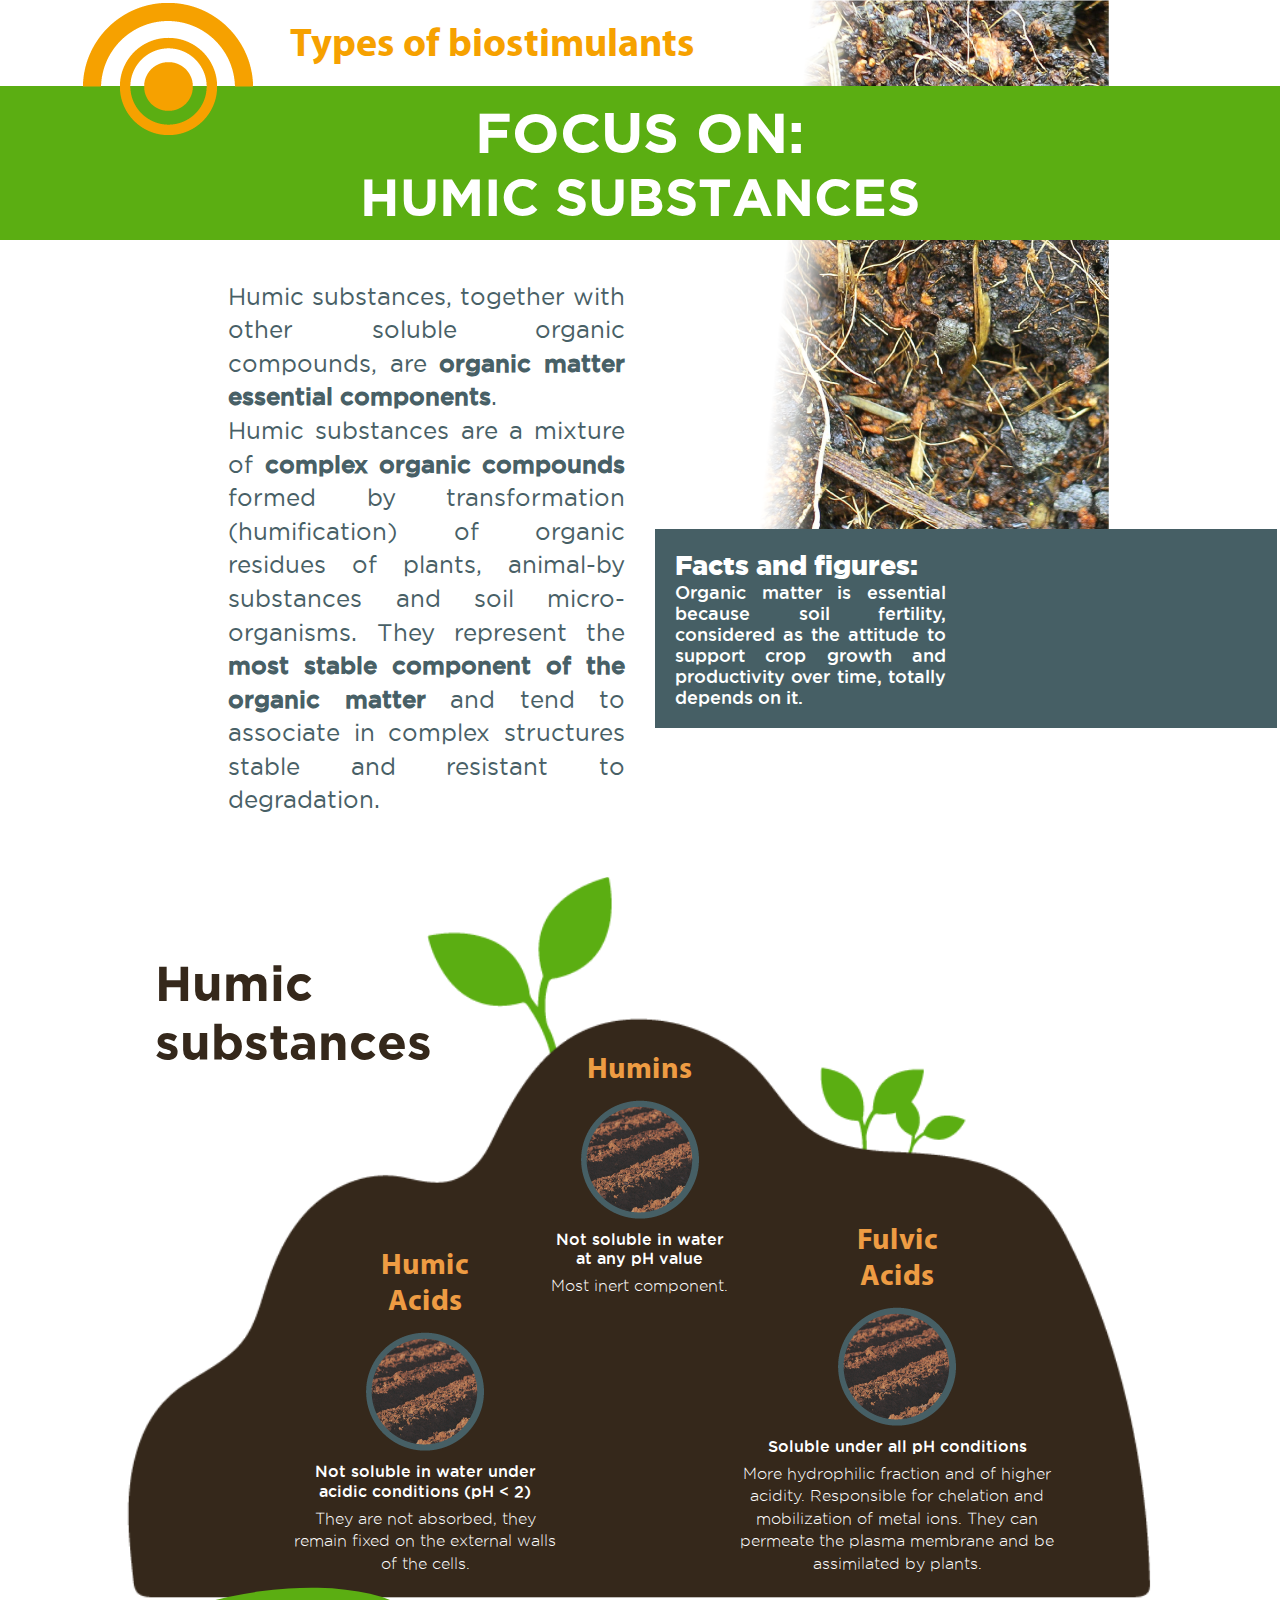
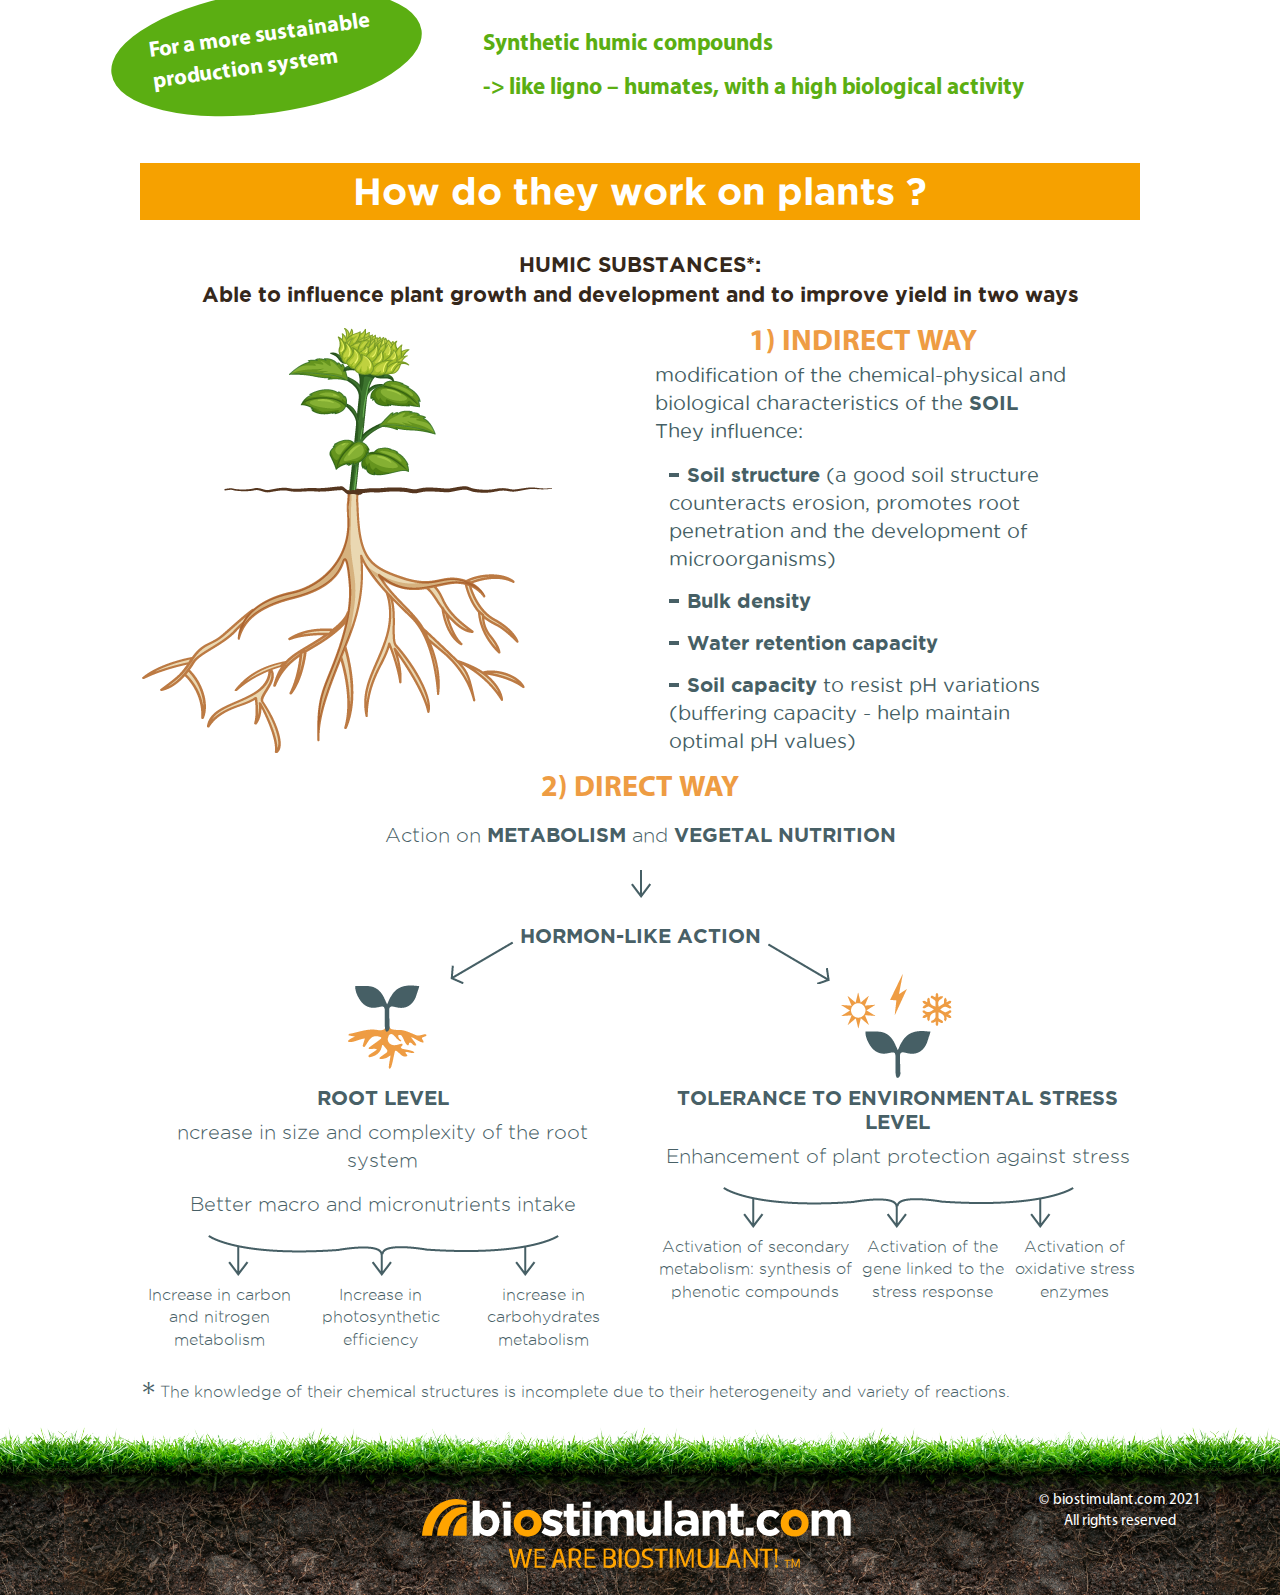
<file: page4.html>
<!DOCTYPE html>
<html lang="en">

<head>
    <meta charset="UTF-8">
    <meta name="viewport" content="width=device-width, initial-scale=1, shrink-to-fit=no">
    <meta http-equiv="X-UA-Compatible" content="IE=edge">
    <title>::BIOSTIMULANTS_AND_SOIL_HEALTH::</title>
    <link rel="stylesheet" href="css/bootstrap.css">
    <link rel="stylesheet" href="css/font.css">
    <link rel="stylesheet" href="css/custom.css">
</head>

<body>
    <header class="header bg4">
        <section class="top-header">
            <div class="container">
                <div class="row">
                    <div class="col-md-12">
                        <div class="logo-wrapper"> <img src="images/logo.png" alt="">
                            <h1>Types of biostimulants</h1>
                        </div>
                    </div>
                </div>
            </div>
        </section>
        <section class="header-wrapper">
            <div class="heading-wrapper text-center ">
                <h2 class="container font52"> FOCUS ON: <span class="d-block"> HUMIC SUBSTANCES </span> </h2>
            </div>
            <div class="header-list container-fluid">
                <div class="row">
                    <div class="col-8 offset-2 col-lg-4 offset-lg-2 header-into header-padd160">
                        <p class="text-justify ">
                            Humic substances, together with other
                            soluble organic compounds, are <strong>organic
                                matter essential components</strong>.
                        </p>
                        <p class="text-justify "> Humic substances are a mixture of
                            <strong>complex organic compounds</strong> formed by
                            transformation (humification) of organic
                            residues of plants, animal-by substances
                            and soil micro-organisms. They represent
                            the <strong> most stable component of the
                                organic matter</strong> and tend to associate in
                            complex structures stable and resistant
                            to degradation.
                        </p>
                    </div>
                    <div class="col-8 offset-2 col-lg-6  offset-lg-0  my-auto header-service-top">
                        <div class="header-service font23">
                            <h3>Facts and ﬁgures:</h3>
                            <p class="text-justify">Organic matter is essential
                                because soil fertility,
                                considered as the attitude to
                                support crop growth and
                                productivity over time,
                                totally depends on it.</p>
                        </div>
                    </div>
                </div>
            </div>
        </section>
    </header>


    <section class="substances-wrapper">
        <div class="container">
            <div class="row">
                <div class="col-md-12 substances">
                    <div class="col-md-5 position-relative">
                        <h2 class="substances-heading">Humic substances</h2>
                    </div>
                    <div class="row substances-row">
                        <div class="col-md-4">
                            <div class="substances-item substances-item-pos">
                                <h2>Humins</h2>
                                <img class="img-fluid" src="images/j1.png" alt="Humins">
                                <h3>Not soluble in water at any pH value</h3>
                                <p>Most inert component.</p>
                            </div>
                        </div>
                    </div>
                    <div class="row align-items-end substances-row">
                        <div class="col-md-4 offset-md-1">
                            <div class="substances-item">
                                <h2>Humic <span class="d-block"> Acids </span></h2>
                                <img class="img-fluid" src="images/j1.png" alt="Humins">
                                <h3>Not soluble in water under
                                    acidic conditions (pH &lt; 2)</h3>
                                <p>They are not absorbed, they
                                    remain fixed on the external walls
                                    of the cells.</p>
                            </div>
                        </div>
                        <div class="col-md-5 offset-md-1">
                            <div class="substances-item">
                                <h2>Fulvic<span class="d-block"> Acids</span></h2>
                                <img class="img-fluid" src="images/j1.png" alt="Humins">
                                <h3>Soluble under all pH conditions</h3>
                                <p>More hydrophilic fraction and of higher
                                    acidity. Responsible for chelation and
                                    mobilization of metal ions. They can
                                    permeate the plasma membrane and be
                                    assimilated by plants.</p>
                            </div>
                        </div>
                    </div>
                </div>
            </div>
            <div class="row">
                <div class="col-md-4">
                    <span class="green-tick">For a more sustainable production system</span>
                </div>
                <div class="col-md-8 green-description">
                    <p>Synthetic humic compounds</p>
                    <p>-> like ligno – humates, with a high biological activity </p>
                </div>
            </div>

        </div>
    </section>
    <section class="substances-plant-wrapper">
        <div class="container">
            <div class="row">
                <div class="col-md-12 text-center">
                    <h2 class="home-heading">How do they work on plants ?</h2>
                    <p class="substances-p"><span class="d-block">HUMIC SUBSTANCES*:</span>
                        Able to influence plant growth and development and to improve yield in two ways
                    </p>
                </div>
            </div>
            <div class="row">
                <div class="col-md-6"> <img class="img-fluid" src="images/p4-plant-01-01.png" alt="substances"></div>
                <div class="col-md-6">
                    <div class="substances-item1">
                        <h3 class="text-center">1) INDIRECT WAY</h3>
                        <p>modification of the chemical-physical and
                            biological characteristics of the <strong> SOIL </strong>
                            They influence:</p>
                        <ul class="bar-builtin">
                            <li><strong>Soil structure</strong> (a good soil structure
                                counteracts erosion, promotes root
                                penetration and the development of
                                microorganisms)</li>
                            <li><strong>Bulk density</strong></li>
                            <li><strong>Water retention capacity</strong></li>
                            <li><strong>Soil capacity </strong> to resist pH variations (buffering capacity - help
                                maintain optimal pH values)</li>
                        </ul>
                    </div>
                </div>
                <div class="col-md-12 text-center">
                    <div class="substances-item2">
                        <h3>2) DIRECT WAY</h3>
                        <p>Action on <strong>METABOLISM </strong> and <strong> VEGETAL NUTRITION</strong></p>
                    </div>
                    <div class="row figer-wrapper">
                        <div class="col-md-12">
                            <h4> <span> HORMON-LIKE ACTION </span></h4>
                        </div>
                        <div class="col-md-6 figer-per">
                            <img class="img-fluid" src="images/port-01.png" alt="plant">
                            <h4>ROOT LEVEL </h4>
                            <p>ncrease in size and complexity of the root system</p>
                            <p>Better macro and micronutrients intake</p>
                            <ul>
                                <li>Increase in carbon and nitrogen metabolism</li>
                                <li>Increase in photosynthetic efficiency</li>
                                <li>increase in carbohydrates metabolism</li>
                            </ul>
                        </div>
                        <div class="col-md-6 figer-per">
                            <img class="img-fluid" src="images/port-02.png" alt="plant">
                            <h4>TOLERANCE TO ENVIRONMENTAL STRESS LEVEL</h4>
                            <p>Enhancement of plant protection against stress</p>
                            <ul>
                                <li>Activation of secondary metabolism: synthesis of phenotic compounds</li>
                                <li>Activation of the gene linked to the stress response</li>
                                <li>Activation of oxidative stress enzymes</li>
                            </ul>
                        </div>
                    </div>
                </div>
            </div>
            <div class="row">
                <div class="col-md-12 text-left figer-end">
                    <p class="">The knowledge of their chemical structures is incomplete due to their heterogeneity and
                        variety of reactions.</p>
                </div>
            </div>
        </div>
    </section>
    <footer class="footer-wrapper">

        <div class="container-fluid">
            <div class="row">
                <div class="col-md-6 offset-md-3 col-sm-12  text-center footer-logo">
                    <img src="images/footer-logo-07.svg" alt=" footer logo">

                </div>
                <div class="col-md-3 text-center">
                    <span class="d-block"> &copy; biostimulant.com 2021</span>
                    All rights reserved
                </div>

            </div>
        </div>
    </footer>
    <script type="text/javascript" src="js/jquery.js"></script>
    <script type="text/javascript" src="js/popper.min.js"></script>
    <script type="text/javascript" src="js/bootstrap.js"></script>
    <script type="text/javascript" src="js/reday.js"></script>
</body>

</html>
</file>
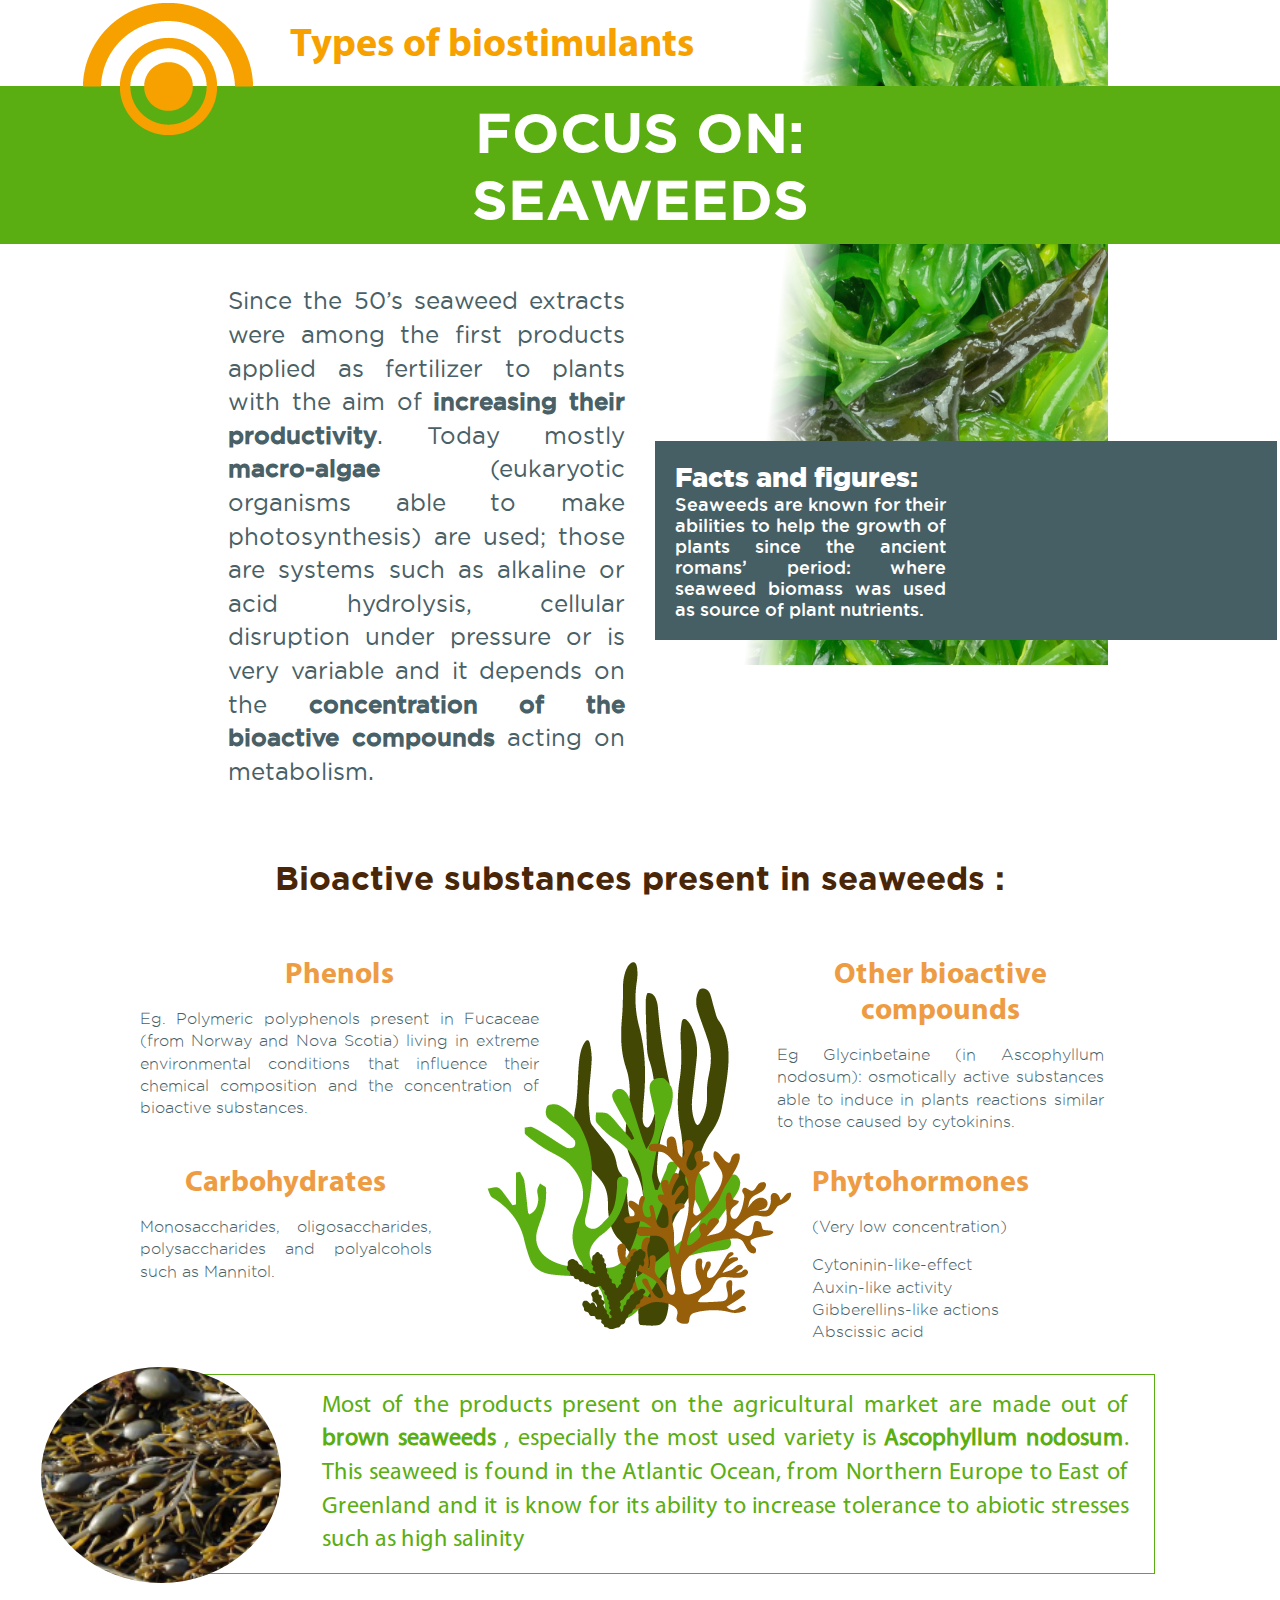
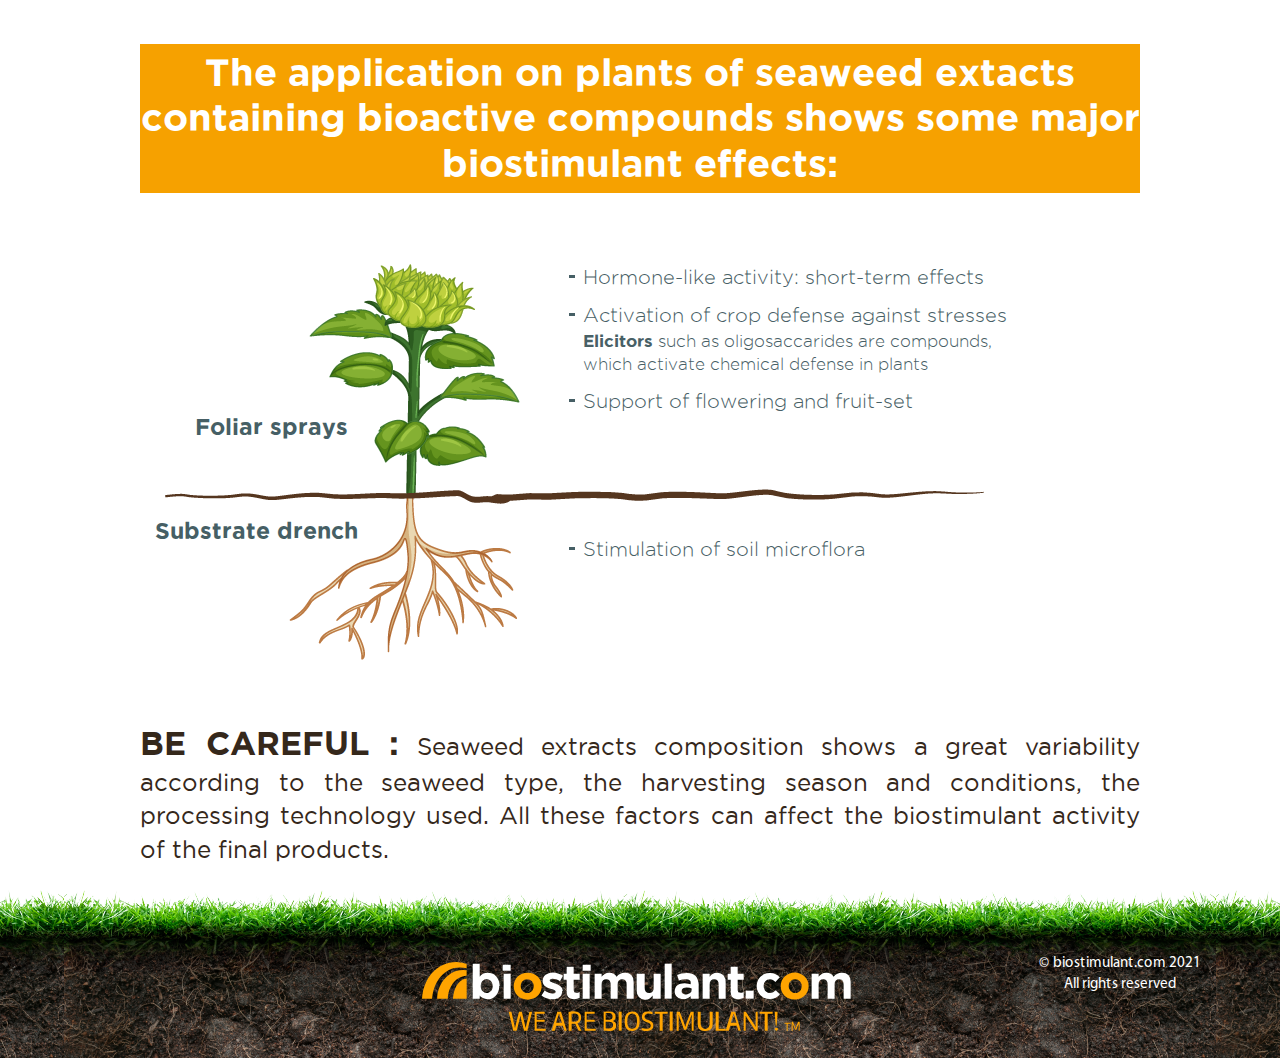
<file: page5.html>
<!DOCTYPE html>
<html lang="en">

<head>
    <meta charset="UTF-8">
    <meta name="viewport" content="width=device-width, initial-scale=1, shrink-to-fit=no">
    <meta http-equiv="X-UA-Compatible" content="IE=edge">
    <title>::BIOSTIMULANTS_AND_SOIL_HEALTH::</title>
    <link rel="stylesheet" href="css/bootstrap.css">
    <link rel="stylesheet" href="css/font.css">
    <link rel="stylesheet" href="css/custom.css">
</head>

<body>
    <header class="header bg5">
        <section class="top-header">
            <div class="container">
                <div class="row">
                    <div class="col-md-12">
                        <div class="logo-wrapper"> <img src="images/logo.png" alt="">
                            <h1>Types of biostimulants</h1>
                        </div>
                    </div>
                </div>
            </div>
        </section>
        <section class="header-wrapper">
            <div class="heading-wrapper text-center ">
                <h2 class="container"> FOCUS ON: <span class="d-block"> SEAWEEDS </span> </h2>
            </div>
            <div class="header-list container-fluid">
                <div class="row">
                    <div class="col-8 offset-2 col-lg-4 offset-lg-2 header-into">
                        <p class="text-justify ">
                            Since the 50’s seaweed extracts were among
                            the first products applied as fertilizer to
                            plants with the aim of <strong>increasing their
                                productivity</strong>. Today mostly <strong>macro-algae</strong>
                            (eukaryotic organisms able to make
                            photosynthesis) are used; those are
                            systems such as alkaline or acid hydrolysis,
                            cellular disruption under pressure or
                            is very variable and it depends on the
                            <strong> concentration of the bioactive compounds</strong>
                            acting on metabolism.
                        </p>
                    </div>
                    <div class="col-8 offset-2 col-lg-6  offset-lg-0 my-auto pt-2 header-service-top">
                        <div class="header-service font23">
                            <h3>Facts and ﬁgures:</h3>
                            <p class="text-justify">Seaweeds are known for
                                their abilities to help the
                                growth of plants since the
                                ancient romans’ period:
                                where seaweed biomass was
                                used as source of plant
                                nutrients.</p>
                        </div>
                    </div>
                </div>
            </div>
        </section>
    </header>
    <section class="seaweeds-wrapper">
        <div class="container">
            <div class="row">
                <div class="col-md-12 text-center">
                    <h2 class="seaweeds-heading">Bioactive substances present in seaweeds :</h2>
                </div>
            </div>
            <div class="row seaweeds-row">
                <div class="order-1 col-md-2 order-md-2">
                    <div class="magic-figure"> <img src="images/p5-plant-01-01.png" alt=""> </div>
                </div>
                <div class="order-2 col-md-5 order-md-1">
                    <div class="row">
                        <div class="col-md-12">
                            <div class="seaweeds-item">
                                <h3>Phenols</h3>
                                <p>Eg. Polymeric polyphenols present in
                                    Fucaceae (from Norway and Nova Scotia)
                                    living in extreme environmental conditions
                                    that influence their chemical composition
                                    and the concentration of bioactive
                                    substances.</p>
                            </div>
                        </div>
                        <div class="col-md-9">
                            <div class="seaweeds-item">
                                <h3>Carbohydrates</h3>
                                <p>Monosaccharides, oligosaccharides,
                                    polysaccharides and polyalcohols
                                    such as Mannitol.</p>
                            </div>
                        </div>
                    </div>
                </div>
                <div class="order-3 col-md-5 order-md-3">
                    <div class="row">
                        <div class="col-md-10 offset-md-1">
                            <div class="seaweeds-item">
                                <h3>Other bioactive compounds</h3>
                                <p>Eg Glycinbetaine (in Ascophyllum
                                    nodosum): osmotically active substances
                                    able to induce in plants reactions similar to
                                    those caused by cytokinins.</p>
                            </div>
                        </div>
                        <div class="col-md-9 offset-md-2 ">
                            <div class="seaweeds-item">
                                <h3 class="text-center  text-md-left">Phytohormones</h3>
                                <p>(Very low concentration)</p>
                                <ul>
                                    <li>Cytoninin-like-effect</li>
                                    <li>Auxin-like activity</li>
                                    <li>Gibberellins-like actions</li>
                                    <li>Abscissic acid</li>
                                </ul>
                            </div>
                        </div>
                    </div>
                </div>
            </div>
            <div class="row">
                <div class="col-8 offset-2 col-md-12 offset-md-0 seaweeds-footer-top">
                    <div class="row">
                        <div class="col-md-2 seaweeds-footer-icon"> <img class="seaweeds-icon" src="images/pg5-port.jpg"
                                alt="sev"> </div>
                        <div class="col-md-10 seaweeds-footer">
                            <p>Most of the products present on the agricultural market are made out of <strong>brown
                                    seaweeds</strong> , especially the most used variety is <strong> Ascophyllum
                                    nodosum</strong>. This
                                seaweed is found in the Atlantic Ocean, from Northern Europe to East of Greenland
                                and it is know for its ability to increase tolerance to abiotic stresses such as high
                                salinity</p>
                        </div>
                    </div>
                </div>
            </div>
        </div>
    </section>
    <section class="compare-wapper">
        <div class="container">
            <div class="row">
                <div class="col-md-12">
                    <h2 class="home-heading text-center">The application on plants of seaweed extacts containing
                        bioactive compounds shows some major biostimulant effects:</h2>
                </div>
            </div>
            <div class="row">
                <div class="col-md-12">
                    <div class="row">
                        <div class="order-last col-md-5 order-md-first   compare-heading compare-title1">
                            <h3 class="">Foliar sprays</h3>
                            <img src="images/p5-plantcut-top-01.png" alt="plat">
                        </div>
                        <div class="order-first col-md-7 order-md-last  compare-figer-list">
                            <ul class="bar-built">
                                <li>Hormone-like activity: short-term effects</li>
                                <li>Activation of crop defense against stresses
                                    <span> <strong> Elicitors</strong> such as oligosaccarides are compounds,
                                        which activate chemical defense in plants</span>
                                </li>
                                <li>Support of flowering and fruit-set</li>
                            </ul>
                        </div>
                    </div>
                </div>
                <div class="col-md-12 position-relative">
                    <div class="position-absolute plant50"> <img class="img-fluid" src="images/p5-plant-02-03.png"
                            alt=""> </div>
                </div>
                <div class="col-md-12">
                    <div class="row">
                        <div class="col-md-5 compare-heading compare-title2">
                            <h3>Substrate drench </h3>
                            <img src="images/p5-plantcut-bottom-01.png" alt="plat">
                        </div>
                        <div class="col-md-7 compare-figer-list">
                            <ul class="bar-built">
                                <li>Stimulation of soil microflora</li>
                            </ul>
                        </div>
                    </div>
                </div>
            </div>
            <div class="row">
                <div class="col-md-12 compare-conclusion">
                    <p class="text-justify"> <span>BE CAREFUL :</span> Seaweed extracts composition shows a great
                        variability
                        according to the seaweed type, the harvesting season and conditions, the
                        processing technology used. All these factors can affect the biostimulant activity of the final
                        products.</p>
                </div>
            </div>
        </div>
    </section>
    <footer class="footer-wrapper">
        <div class="container-fluid">
            <div class="row">
                <div class="col-md-6 offset-md-3 col-sm-12  text-center footer-logo">
                    <img src="images/footer-logo-07.svg" alt=" footer logo">

                </div>
                <div class="col-md-3 text-center">
                    <span class="d-block"> &copy; biostimulant.com 2021</span>
                    All rights reserved
                </div>
            </div>
        </div>
    </footer>
    <script type="text/javascript" src="js/jquery.js"></script>
    <script type="text/javascript" src="js/popper.min.js"></script>
    <script type="text/javascript" src="js/bootstrap.js"></script>
    <script type="text/javascript" src="js/reday.js"></script>
</body>

</html>
</file>
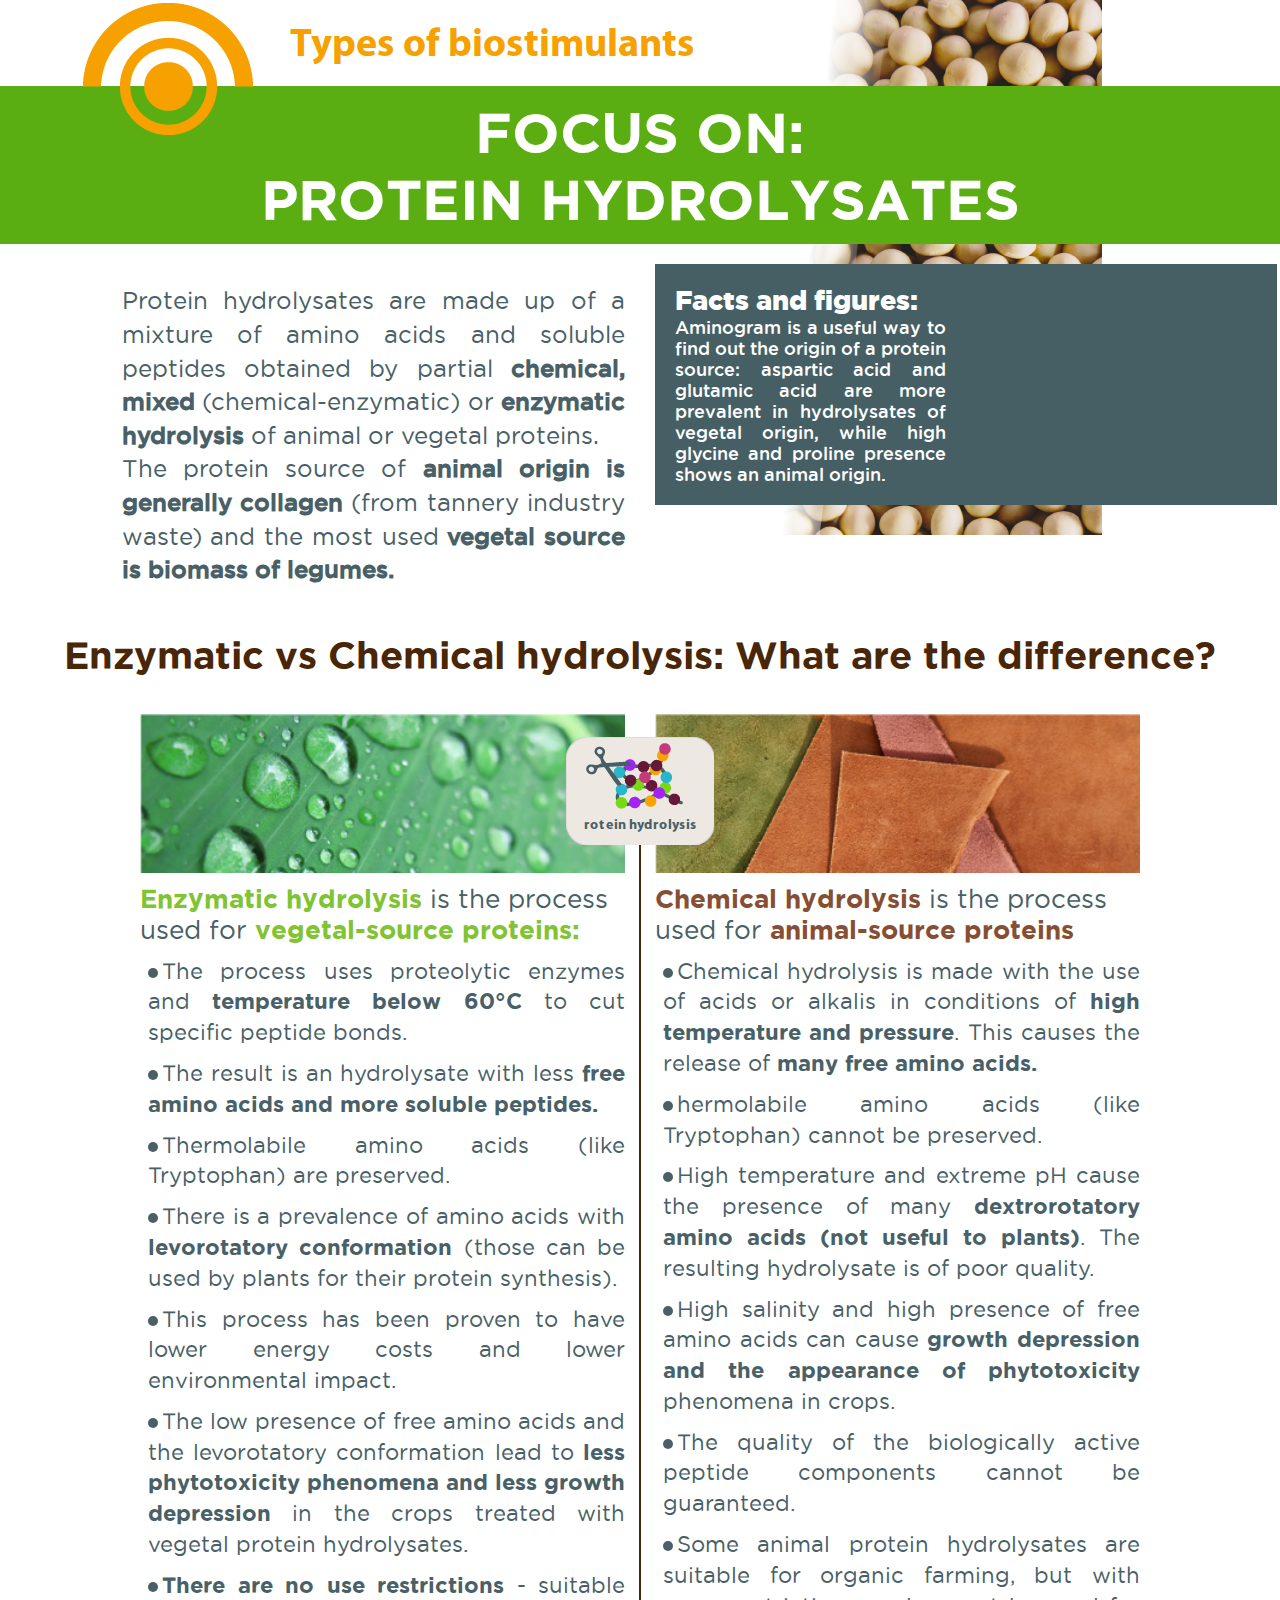
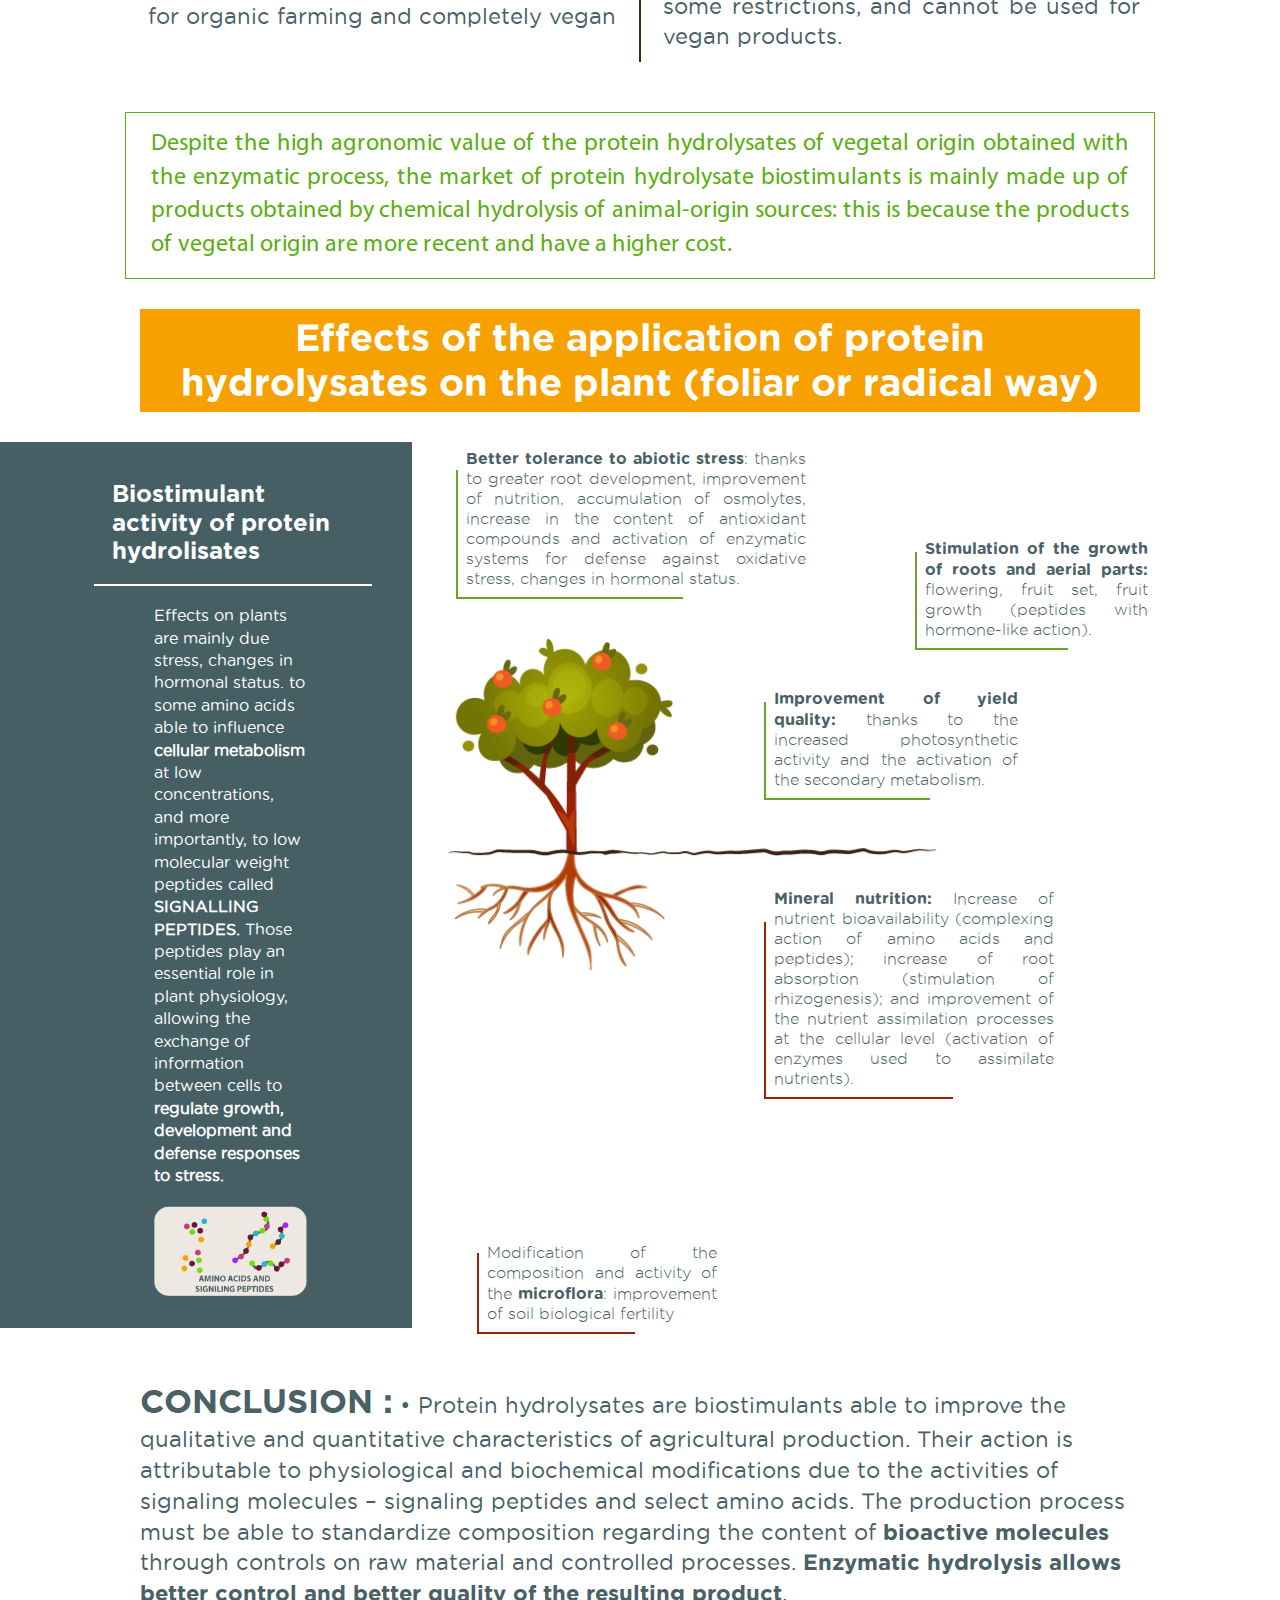
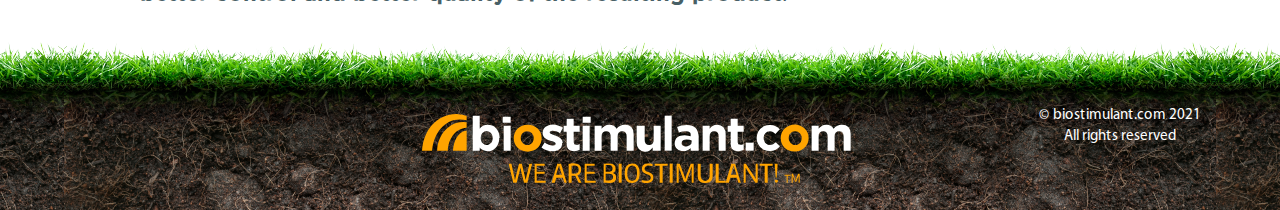
<file: page6.html>
<!DOCTYPE html>
<html lang="en">

<head>
    <meta charset="UTF-8">
    <meta name="viewport" content="width=device-width, initial-scale=1, shrink-to-fit=no">
    <meta http-equiv="X-UA-Compatible" content="IE=edge">
    <title>::BIOSTIMULANTS_AND_SOIL_HEALTH::</title>
    <link rel="stylesheet" href="css/bootstrap.css">
    <link rel="stylesheet" href="css/font.css">
    <link rel="stylesheet" href="css/custom.css">
</head>

<body>
    <header class="header bg6">
        <section class="top-header">
            <div class="container">
                <div class="row">
                    <div class="col-md-12">
                        <div class="logo-wrapper"> <img src="images/logo.png" alt="">
                            <h1>Types of biostimulants</h1>
                        </div>
                    </div>
                </div>
            </div>
        </section>
        <section class="header-wrapper">
            <div class="heading-wrapper text-center ">
                <h2 class="container"> FOCUS ON: <span class="d-block"> PROTEIN HYDROLYSATES </span> </h2>
            </div>
            <div class="header-list container-fluid">
                <div class="row">
                    <div class="col-8 offset-2 col-lg-5 offset-lg-1 header-into header-into6">
                        <p class="text-justify">
                            Protein hydrolysates are made up of a mixture of
                            amino acids and soluble peptides obtained by
                            partial <strong> chemical, mixed </strong>(chemical-enzymatic)
                            or <strong> enzymatic hydrolysis </strong> of animal or vegetal
                            proteins.
                        </p>
                        <p class="text-justify">The protein source of <strong>animal origin is generally
                                collagen </strong> (from tannery industry waste) and the
                            most used <strong>vegetal source is biomass of
                                legumes.</strong> </p>
                    </div>
                    <div class="col-8 offset-2 col-lg-6 offset-lg-0 header-service-top">
                        <div class="header-service font23 t20">
                            <h3>Facts and ﬁgures:</h3>
                            <p class="text-justify">Aminogram is a useful way
                                to find out the origin of a
                                protein source: aspartic acid
                                and glutamic acid are more
                                prevalent in hydrolysates of
                                vegetal origin, while high
                                glycine and proline presence
                                shows an animal origin.</p>
                        </div>
                    </div>
                </div>
            </div>
        </section>
    </header>
    <section>
        <div class="container-fluid">
            <div class="row">
                <div class="col-md-12 compare-trem-heading">
                    <h2>Enzymatic vs Chemical hydrolysis: What are the difference?</h2>
                    <h3> <img class="compare-icon" src="images/pg6-compare-item.png" alt="">
                        <span>rotein hydrolysis</span>
                    </h3>
                </div>
            </div>
        </div>
        <div class="container sp-line6">
            <div class="row">
                <div class="col-md-6 compare-trem">
                    <img class="img-fluid" src="images/pg6-item1.png" alt="">
                    <h3 class="compare-heading-green"> <strong>Enzymatic hydrolysis</strong> is the process used for
                        <strong>vegetal-source proteins:</strong>
                    </h3>
                    <ul class="point-built">
                        <li>The process uses proteolytic enzymes and <strong>temperature below 60°C </strong> to cut
                            specific peptide bonds. </li>
                        <li>The result is an hydrolysate with less <strong>free amino acids and more soluble
                                peptides.</strong></li>
                        <li>Thermolabile amino acids (like Tryptophan) are preserved.</li>
                        <li>There is a prevalence of amino acids with <strong> levorotatory conformation </strong>(those
                            can be used by plants for their protein synthesis).</li>
                        <li>This process has been proven to have lower energy costs and lower environmental impact.</li>
                        <li>The low presence of free amino acids and the levorotatory conformation lead to <strong> less
                                phytotoxicity phenomena and less growth depression </strong> in the crops treated with
                            vegetal protein hydrolysates.</li>
                        <li><strong>There are no use restrictions </strong>- suitable for organic farming and completely
                            vegan </li>
                    </ul>
                </div>
                <div class="col-md-6 compare-trem">
                    <img class="img-fluid" src="images/pg6-item2.png" alt="">
                    <h3 class="compare-heading-red"> <strong>Chemical hydrolysis </strong>is the process used for
                        <strong> animal-source proteins</strong>
                    </h3>
                    <ul class="point-built">
                        <li>Chemical hydrolysis is made with the use of acids or alkalis in conditions of <strong> high
                                temperature and pressure</strong>. This causes the release of <strong> many free amino
                                acids.</strong></li>
                        <li>hermolabile amino acids (like Tryptophan) cannot be preserved.</li>
                        <li>High temperature and extreme pH cause the presence of many <strong> dextrorotatory amino
                                acids (not useful to plants)</strong>. The resulting hydrolysate is of poor quality.
                        </li>
                        <li>High salinity and high presence of free amino acids can cause <strong> growth depression and
                                the appearance of phytotoxicity </strong> phenomena in crops.</li>
                        <li>The quality of the biologically active peptide components cannot be guaranteed.</li>
                        <li>Some animal protein hydrolysates are suitable for organic farming, but with some
                            restrictions, and cannot be used for vegan products. </li>
                    </ul>
                </div>
            </div>
        </div>
        <div class="container">
            <div class="row">
                <div class="col-8 offset-2 col-md-12 offset-md-0 trem-conclusion">
                    <p>Despite the high agronomic value of the protein hydrolysates of vegetal origin obtained with the
                        enzymatic process, the market of protein hydrolysate biostimulants is mainly made up of products
                        obtained by chemical hydrolysis of animal-origin sources: this is because the products of
                        vegetal
                        origin are more recent and have a higher cost.</p>
                </div>
            </div>
        </div>
    </section>
    <section class="planttrem-wrapper">
        <div class="container">
            <div class="row">
                <div class="col-md-12">
                    <h2 class="home-heading pg6-home-heading">Effects of the application of protein hydrolysates on the
                        plant (foliar or radical way)</h2>
                </div>
            </div>
        </div>
        <div class="container-fluid tree-list-top">
            <div class="row">
                <div class="col-md-4 my-auto p6plant-intro-top">
                    <div class="float-md-right p6-plant-intro">
                        <h3>Biostimulant activity of protein hydrolisates</h3>
                        <p>Effects on plants are
                            mainly due stress, changes in hormonal status. to some
                            amino acids able to
                            influence <strong> cellular
                                metabolism </strong> at low
                            concentrations, and more
                            importantly, to low
                            molecular weight
                            peptides called
                            <strong> SIGNALLING PEPTIDES. </strong>
                            Those peptides play an
                            essential role in plant
                            physiology, allowing the
                            exchange of information
                            between cells to <strong> regulate
                                growth, development
                                and defense responses
                                to stress.</strong>
                            <img class="img-fluid" src="images/pg-simple.png" alt="00">
                        </p>
                    </div>
                </div>
                <div class="col-md-7">
                    <div class="tree-list">
                        <ul class="tree-list-item">
                            <li class="positive positive01">
                                <strong> Better tolerance to abiotic stress</strong>: thanks
                                to greater root development, improvement
                                of nutrition, accumulation of osmolytes,
                                increase in the content of antioxidant
                                compounds and activation of enzymatic
                                systems for defense against oxidative
                                stress, changes in hormonal status.
                            </li>
                            <li class="positive positive02">
                                <strong> Stimulation of the growth
                                    of roots and aerial parts: </strong>
                                flowering, fruit set, fruit
                                growth (peptides with
                                hormone-like action).
                            </li>
                            <li class="positive positive03">
                                <strong> Improvement of yield
                                    quality:</strong> thanks to the
                                increased photosynthetic
                                activity and the activation of
                                the secondary metabolism.
                            </li>
                        </ul>
                        <div class="tree-list-img"><img src="images/pg6-pant-01-01.png" alt="plat"></div>
                        <ul class="tree-list-item">
                            <li class="negative positive04">
                                <strong> Mineral nutrition:</strong> Increase of
                                nutrient bioavailability (complexing
                                action of amino acids and peptides);
                                increase of root absorption
                                (stimulation of rhizogenesis); and
                                improvement of the nutrient
                                assimilation processes at the cellular
                                level (activation of enzymes used to
                                assimilate nutrients).
                            </li>
                            <li class="negative positive05">
                                Modification of the
                                composition and activity of
                                the <strong> microflora</strong>: improvement
                                of soil biological fertility
                            </li>
                        </ul>

                    </div>
                </div>
            </div>
        </div>
        <div class="container">
            <div class="row">
                <div class="col-md-12 tree-list-conclusion">
                    <p> <span> CONCLUSION :</span> • Protein hydrolysates are biostimulants able to improve
                        the qualitative and quantitative characteristics of agricultural production. Their
                        action is attributable to physiological and biochemical modifications due to the
                        activities of signaling molecules – signaling peptides and select amino acids.
                        The production process must be able to standardize composition regarding the
                        content of <strong> bioactive molecules </strong> through controls on raw material and
                        controlled
                        processes. <strong> Enzymatic hydrolysis allows better control and better quality of the
                            resulting product</strong>.</p>
                </div>
            </div>
        </div>
    </section>
    <footer class="footer-wrapper">
        <div class="container-fluid">
            <div class="row">
                <div class="col-md-6 offset-md-3 col-sm-12  text-center footer-logo">
                    <img src="images/footer-logo-07.svg" alt=" footer logo">

                </div>
                <div class="col-md-3 text-center">
                    <span class="d-block"> &copy; biostimulant.com 2021</span>
                    All rights reserved
                </div>
            </div>
        </div>
    </footer>
    <script type="text/javascript" src="js/jquery.js"></script>
    <script type="text/javascript" src="js/popper.min.js"></script>
    <script type="text/javascript" src="js/bootstrap.js"></script>
    <script type="text/javascript" src="js/reday.js"></script>
</body>

</html>
</file>
<file: css/font.css>
@font-face {
    font-family: 'Myriad Bold Pro';
    src: url('MyriadPro-Bold.eot');
    src: url('fonts/MyriadPro-Bold.eot?#iefix') format('embedded-opentype'),
        url('fonts/MyriadPro-Bold.woff2') format('woff2'),
        url('fonts/MyriadPro-Bold.woff') format('woff'),
        url('fonts/MyriadPro-Bold.ttf') format('truetype'),
        url('fonts/MyriadPro-Bold.svg#MyriadPro-Bold') format('svg');
    font-weight: bold;
    font-style: normal;
    font-display: swap;
}

@font-face {
    font-family: 'Myriad Regular Pro';
    src: url('fonts/MyriadPro-Regular.eot');
    src: url('fonts/MyriadPro-Regular.eot?#iefix') format('embedded-opentype'),
        url('fonts/MyriadPro-Regular.woff2') format('woff2'),
        url('fonts/MyriadPro-Regular.woff') format('woff'),
        url('fonts/MyriadPro-Regular.ttf') format('truetype'),
        url('fonts/MyriadPro-Regular.svg#MyriadPro-Regular') format('svg');
    font-weight: normal;
    font-style: normal;
    font-display: swap;
}

@font-face {
    font-family: 'gothambook';
    src: url('fonts/gothambook-webfont.eot');
    src: url('fonts/gothambook-webfont.eot?#iefix') format('embedded-opentype'),
         url('fonts/gothambook-webfont.woff2') format('woff2'),
         url('fonts/gothambook-webfont.woff') format('woff'),
         url('fonts/gothambook-webfont.ttf') format('truetype'),
         url('fonts/gothambook-webfont.svg#gothambook') format('svg');
    font-weight: normal;
    font-style: normal;

}

@font-face {
    font-family: 'gothambold';
    src: url('fonts/gothambold-webfont.eot');
    src: url('fonts/gothambold-webfont.eot?#iefix') format('embedded-opentype'),
         url('fonts/gothambold-webfont.woff2') format('woff2'),
         url('fonts/gothambold-webfont.woff') format('woff'),
         url('fonts/gothambold-webfont.ttf') format('truetype'),
         url('fonts/gothambold-webfont.svg#gothambold') format('svg');
    font-weight: normal;
    font-style: normal;

}


@font-face {
    font-family: 'gothamblack';
    src: url('fonts/gotham-black-webfont.eot');
    src: url('fonts/gotham-black-webfont.eot?#iefix') format('embedded-opentype'),
         url('fonts/gotham-black-webfont.woff2') format('woff2'),
         url('fonts/gotham-black-webfont.woff') format('woff'),
         url('fonts/gotham-black-webfont.ttf') format('truetype'),
         url('fonts/gotham-black-webfont.svg#gothamblack') format('svg');
    font-weight: normal;
    font-style: normal;

}


@font-face {
    font-family: 'gothammedium';
    src: url('fonts/gothammedium-webfont.eot');
    src: url('fonts/gothammedium-webfont.eot?#iefix') format('embedded-opentype'),
         url('fonts/gothammedium-webfont.woff2') format('woff2'),
         url('fonts/gothammedium-webfont.woff') format('woff'),
         url('fonts/gothammedium-webfont.ttf') format('truetype'),
         url('fonts/gothammedium-webfont.svg#gothammedium') format('svg');
    font-weight: normal;
    font-style: normal;

}
@font-face {
    font-family: 'gothamlight';
    src: url('fonts/gothamlight-webfont.eot');
    src: url('fonts/gothamlight-webfont.eot?#iefix') format('embedded-opentype'),
         url('fonts/gothamlight-webfont.woff2') format('woff2'),
         url('fonts/gothamlight-webfont.woff') format('woff'),
         url('fonts/gothamlight-webfont.ttf') format('truetype'),
         url('fonts/gothamlight-webfont.svg#gothamlight') format('svg');
    font-weight: normal;
    font-style: normal;

}
</file>
<file: css/custom.css>
body {
  font-family: "gothambook";
  line-height: 1.4;
  font-size: 22px;
  color: #486066;
}
h1,
h2,
h3 {
  margin-bottom: 0;
}
li,
ul,
ol {
  list-style: none;
  margin-left: 0;
  padding-left: 0;
}
ul.bar-built,
ul.point-built {
  margin-bottom: 0;
}
ul.bar-built li {
  position: relative;
  padding-left: 14px;
}
ul.bar-built li::before {
  content: "";
  width: 6px;
  height: 3px;
  position: absolute;
  display: block;
  /* top: 50%; */
  left: 0;
  top: 12px;
}
ul.point-built li {
  position: relative;
  padding-left: 8px;
}
ul.point-built li::before {
  content: "";
  width: 10px;
  height: 10px;
  position: relative;
  display: inline-block;
  left: 0;
  top: -1px;
  margin-right: 8px;
  border-radius: 20px;
}
ul.bar-builtin li {
  position: relative;
  padding-left: 14px;
}
ul.bar-builtin li::before {
  content: "";
  width: 10px;
  height: 4px;
  position: relative;
  display: inline-block;
  left: 0;
  top: -5px;
  margin-right: 8px;
}
/* Header start */
.header {
  background: url(../images/header-bg.png) no-repeat 80% 0;
}
.logo-wrapper {
  position: relative;
}
.logo-wrapper img {
  position: absolute;
  left: -60px;
  top: 0;
}
.logo-wrapper h1 {
  font-family: "Myriad Bold Pro";
  padding: 22px 0 16px 150px;
  color: #f6a100;
  font-size: 40px;
}
.heading-wrapper {
  background: #5bae12;
  color: #fff;
  padding: 13px 0 11px;
}
.heading-wrapper h2 {
  font-family: "gothambold";
  font-size: 56px;
}
.header-list {
  margin-top: 40px;
  margin-bottom: 40px;
}
.header-into {
  color: #486066;
}
.header-into p {
  font-size: 24px;
  position: relative;
  margin-bottom: 0;
}
.header-into p strong {
  font-family: "gothammedium";
}
.header-service-top {
  position: relative;
}
.header-service {
  background: #465f65;
  color: #fff;
  width: 51%;
  position: relative;
  padding: 20px;
}
.header-service:after {
  content: "";
  width: 100%;
  position: absolute;
  background: inherit;
  height: 100%;
  top: 0;
  right: -100%;
}
.header-service h3 {
  font-family: "gothamblack";
  font-size: 27px;
}
.header-service p {
  font-family: "gothammedium";
  font-size: 18px;
  margin-bottom: 0;
  line-height: 21px;
}
.header-service ul li {
  font-family: "gothammedium";
  font-size: 18px;
}
.header-service ul li::before {
  background: #fff;
}
/* Header End */
/* About start */
.about-wrapper {
}
.home-heading {
  font-family: "gothambold";
  background: #f6a100;
  color: #fff;
  font-size: 38px;
  padding: 6px 0;
  margin-bottom: 30px;
}
.home-heading + p strong {
  font-family: "gothambold";
}
.about-img {
  margin-bottom: 50px;
}
.muga-list .col-md-3 {
}
.muga-list h3 {
  font-family: "Myriad Bold Pro";
  color: #f6a500;
  font-size: 36px;
  line-height: 42px;
  text-align: center;
  margin-bottom: 8px;
}
.muga-list img {
  width: 100%;
}
.muga-list ul {
  color: #465f65;
  margin-bottom: 30px;
}
.muga-list ul h4 {
  font-family: "Myriad Bold Pro";
  font-size: 18px;
  margin: 10px 0 4px;
  text-align: center;
}
.muga-list ul li {
  font-size: 18px;
  padding-left: 4px;
}
.muga-list ul li::before {
  background: #465f65;
  left: -10px;
}
/* About End */
/* Footer  Start  */
.heading-wrapper h3 {
  font-family: "gothammedium";
  font-size: 26px;
  text-align-last: justify;
}
.footer-wrapper {
  font-family: "Myriad Regular Pro";
  background: url(../images/footer-bg-0---06.png) repeat-x center 2px;
  min-height: 175px;
  padding-top: 70px;
  color: #fff;
  font-size: 15px;
  position: relative;
  z-index: 1;
}
.footer-logo img {
  max-width: 454px;
  width: 100%;
}
/* Footer End */
/* page1 Stat */
.bg1 {
  background-image: url(../images/header-bg-01-02.png);
}
.heading-wrapper .font52 span {
  font-size: 52px;
}
.header-service.font23 ul li {
  font-size: 23px;
}
.round-shadow-heading {
  margin-bottom: 20px;
}
.round-shadow-heading span {
  background: #fff;
  box-shadow: 0px 15px 24px #bfbfbf;
  padding: 24px;
  border-radius: 22px;
  font-family: "Myriad Bold Pro";
  display: inline-block;
  margin: auto;
  color: #20201f;
  font-size: 48px;
  overflow: hidden;
}
.pg1-list {
  margin-top: 20px;
  margin-bottom: 50px;
}
.pg1-list h3 {
  font-family: "gothammedium";
  color: #486066;
  font-size: 35px;
  margin-bottom: 4px;
}
.pg1-list h3::before {
  content: "";
  width: 12px;
  height: 12px;
  position: relative;
  display: inline-block;
  left: 0;
  top: -5px;
  margin-right: 8px;
  border-radius: 20px;
  background: #486066;
}
.pg1-list p {
  font-size: 26px;
  line-height: 32px;
}
.pg1-list img {
  max-width: 100%;
}
.big-figure {
  margin-bottom: 50px;
}
.pg1-heading {
  padding: 6px 38px;
  background: #486066;
}
.ser-dec-wrapper {
  text-align-last: justify;
  font-size: 25px;
  line-height: 30px;
  margin-bottom: 24px;
}
.health-list {
  margin-bottom: 20px;
}
.health-list > div > img {
  width: 100%;
}
.health-list > div > h3 {
  font-family: "gothambold";
  text-align: center;
  font-size: 23px;
  line-height: 27px;
  padding: 15px 0 10px;
}
.health-list > div > p {
  text-align: justify; /* font-size: 20px;line-height: 23px; */
}
.heading-arrow {
  margin-bottom: 30px;
}
.heading-arrow span {
  font-family: "gothambold";
  font-size: 29px;
  background: #486066;
  color: #fff;
  display: inline-block;
  position: relative;
  padding: 10px 20px;
}
.heading-arrow span::before {
  content: "";
  width: 0px;
  height: 0px;
  border-top: 40px solid transparent;
  border-bottom: 40px solid transparent;
  border-right: 90px solid #486066;
  display: inline-block;
  left: -90px;
  position: absolute;
  top: -12px;
}
.heading-arrow span::after {
  content: "";
  width: 0px;
  height: 0px;
  border-top: 40px solid transparent;
  border-bottom: 40px solid transparent;
  border-left: 90px solid #486066;
  display: inline-block;
  right: -90px;
  position: absolute;
  top: -12px;
}
.plant-intro {
  width: 60%;
  background: #472503;
  position: relative;
  color: #fff;
  border-radius: 0px 60px 60px 0;
  padding: 20px 0 6px;
}
.plant-intro::before {
  content: "";
  width: 100%;
  position: absolute;
  background: inherit;
  height: 100%;
  top: 0;
  left: -100%;
}
.plant-intro h4 {
  font-family: "gothammedium";
  font-size: 24px;
}
.plant-intro p {
  font-family: "gothammedium";
  font-size: 20px;
}
/* page1 End  */
/* page2 Start  */
.pg2-header {
  background: url(../images/p1-header-wh.jpg) no-repeat center top #496066;
  /* background-size: contain; */
  min-height: 716px;
  color: #fff;
}
.pg2-intro {
  position: relative;
  z-index: 1;
}
.pg2-intro h1 {
  font-family: "gothambold";
  font-size: 56px;
  padding: 100px 40px 20px;
}
.pg2-intro p {
  font-family: "gothammedium";
  font-size: 29px;
  line-height: 35px;
  width: 60%;
  margin: 10px 0 0 40px;
  text-align: justify;
}
.pg2-intro p strong {
  font-family: "gothambold";
}
.herder-icon {
  position: relative;
  top: -40px;
  left: -10px;
}
.plat-in-top {
  position: relative;
}
.plat-in {
  position: absolute;
  transform: scale(1.3);
  top: -250px;
  left: 90px;
}
.pg2-cat-wrapper {
  margin-bottom: -150px;
}
.pg2-cat-wrapper h2 {
  font-family: "Myriad Bold Pro";
  font-size: 40px;
  text-align: center;
  padding-bottom: 10px;
  line-height: 48px;
}
.view1 .pg2-cat-wrapper img {
  width: 100%;
}
.pg2-cat-wrapper ul {
  margin: 10px 0;
}
.pg2-cat-wrapper ul li,
.pg2-cat-wrapper p {
  font-family: "gothammedium";
  font-size: 16px;
  color: #465f65;
  margin-bottom: 24px;
}
.pg2-cat-wrapper ul li::before {
  content: "";
  position: relative;
  border: 1px solid #465f65;
  width: 10px;
  height: 10px;
  border-radius: 8px;
  display: inline-block;
  margin-right: 6px;
  top: -2px;
}
.view1 {
}
.view1 .bacteria {
  position: relative;
  top: 60px;
}
.view1 .fungi {
  position: relative;
  top: -200px;
}
.view1 .mycorrhizal-fungi {
  position: relative;
  top: -160px;
}
.bacteria h2 {
  color: #ee9c43;
}
.fungi h2 {
  color: #5bae12;
}
.mycorrhizal-fungi h2 {
  color: #1e3ec3;
}
.soulation-wrapper {
  background: url(../images/p1-footer-wh.jpg) no-repeat center bottom;
  position: relative;
  padding-bottom: 80px;
  bottom: -40px;
}
.soulation-in h2 {
  font-family: "gothambold";
  font-size: 49px;
  color: #f6a500;
}
.soulation-in img {
  margin: 30px 0;
}
/* page2 End  */
/* page3 Start  */
.bg3 {
  background-image: url(../images/header-bg-03-01.png);
}
.header-padd160 {
  padding-bottom: 160px;
}
.plat-in-top-p3 {
  min-height: 300px;
}
.plat-in-p3 {
  top: -160px;
  left: 30px;
}
.pg3-cat-wrapper {
  margin-bottom: -180px;
  top: -210px;
  position: relative;
}
.eco-wrapper {
  background: url(../images/p2-footer-wh.jpg) no-repeat center bottom;
  padding-bottom: 40px;
  position: relative;
  bottom: -30px;
}
.p3-plant-intro {
  border-radius: 0px;
  background: #465f65;
  width: 70%;
  text-align: justify;
  padding-right: 40px;
}
/* page3 End  */
/* page4 Start */
.bg4 {
  background-image: url(../images/header-bg-04-01.png);
}
.substances-wrapper {
  position: relative;
  top: -140px;
  margin-bottom: -100px;
}
.substances-heading {
  font-family: "gothambold";
  font-size: 49px;
  line-height: 59px;
  color: #35281b;
  position: absolute;
  top: 0;
}
.substances {
  background: url(../images/p4-servicesbg-01.png) no-repeat center bottom;
  padding-top: 76px;
  background-size: 100%;
  color: #fff;
}
.substances-row {
  justify-content: center;
}
.substances-item {
  text-align: center;
  padding: 0 20px 10px;
}
.substances-item h2 {
  font-family: "Myriad Bold Pro";
  color: #ee9c43;
  font-size: 30px;
  padding-bottom: 10px;
}
.substances-item h3 {
  font-family: "gothammedium";
  font-size: 16px;
  padding: 10px 20px 7px;
}
.substances-item p {
  font-family: "gothamlight";
  font-size: 16px;
}

.substances-item-pos {
  position: relative;
  top: 100px;
}
.substances-item-pos h3 {
  padding-left: 50px;
  padding-right: 50px;
}
.green-tick {
  font-family: "Myriad Bold Pro";
  font-size: 22px;
  color: #fff;
  background: #5bae12;
  padding: 30px 40px;
  display: inline-block;
  border-radius: 50%;
  position: relative;
  top: -10px;
  left: -30px;
  -ms-transform: rotate(-8deg); /* IE 9 */
  transform: rotate(-8deg);
}
.green-description {
  padding-top: 30px;
}
.green-description p {
  font-family: "Myriad Bold Pro";
  font-size: 23px;
  line-height: 28px;
  color: #5bae12;
}
.substances-p {
  font-family: "gothambold";
  font-size: 21px;
  color: #35281b;
}
.substances-item1 {
  color: #465f65;
  width: 86%;
}
.substances-item1 h3,
.substances-item2 h3 {
  font-family: "Myriad Bold Pro";
  color: #ee9c43;
  font-size: 30px;
}
.substances-item1 p,
.substances-item1 ul li {
  font-family: "gothamlight";
  font-family: "gothambook";
  font-size: 20px;
}
.substances-item1 ul {
}
.substances-item1 ul li {
  margin-bottom: 14px;
}
.substances-item1 p strong,
.substances-item1 ul li strong {
  font-family: "gothambold";
}
.substances-item1 ul li::before {
  background: #486066;
}
.substances-item2 {
}
.substances-item2 p {
  font-family: "gothamlight";
  font-size: 20px;
  padding: 14px 14px 0;
}
.substances-item2 p strong {
  font-family: "gothambold";
}
.substances-item2 p::after {
  content: "";
  background: url(../images/one-arrow-p4.png) no-repeat center center;
  width: 21px;
  height: 29px;
  display: block;
  margin: 20px auto 0;
}
.figer-wrapper {
}
.figer-wrapper h4 {
  font-family: "gothambold";
  font-size: 20px;
}
.figer-wrapper h4 span {
  display: inline-block;
  position: relative;
  padding: 10px 30px;
}
.figer-wrapper p {
  font-family: "gothamlight";
  font-size: 20px;
}
.figer-wrapper ul {
  display: table;
  background: url(../images/pin-child.png) no-repeat center top;
  padding-top: 50px;
  margin-bottom: 30px;
}
.figer-wrapper ul li {
  display: table-cell;
  font-family: "gothamlight";
  font-size: 16px;
}
.figer-wrapper h4 span::before {
  content: "";
  background: url(../images/left-arrow-p4.png) no-repeat center center;
  width: 64px;
  height: 44px;
  display: inline-block;
  position: absolute;
  top: 26px;
  left: -40px;
}
.figer-wrapper h4 span::after {
  content: "";
  background: url(../images/right-arrrow-p4.png) no-repeat center center;
  width: 64px;
  height: 44px;
  display: inline-block;
  position: absolute;
  top: 26px;
  right: -40px;
}
.figer-end p {
  font-family: "gothamlight";
  font-size: 16px;
  position: relative;
  padding-left: 20px;
}
.figer-end p::before {
  content: "*";
  display: inline-block;
  font-size: 40px;
  position: absolute;
  top: 10px;
  line-height: 10px;
  left: 0;
}
/* page4 End */
/* page5 start  */
.bg5 {
  background-image: url(../images/header-bg-05-01.png);
}
.seaweeds-heading {
  font-family: "gothambold";
  color: #492607;
  font-size: 33px;
  padding: 30px 0;
  margin-bottom: 30px;
}
.col-md-5.header-into p {
  width: 90%;
  right: -60px;
  float: right;
}
.seaweeds-item {
  margin-bottom: 30px;
}
.seaweeds-item h3 {
  font-family: "Myriad Bold Pro";
  font-size: 30px;
  color: #ee9c43;
  text-align: center;
  margin-bottom: 14px;
}
.seaweeds-item p {
  text-align: justify;
}
.seaweeds-item ul {
}
.seaweeds-item ul li {
}
.seaweeds-item ul li,
.seaweeds-item p {
  font-family: "gothamlight";
  font-size: 16px;
}
.magic-figure {
  text-align: center;
  position: relative;
}
.magic-figure img {
  position: absolute;
  left: 50%;
  top: 0%;
  -webkit-transform: translateX(-50%) translateY(0%);
  -moz-transform: translateX(-50%) translateY(0%);
  transform: translateX(-50%) translateY(0%);
}
.seaweeds-footer-top {
  color: #5bae12;
  border: 1px solid #5bae12;
  margin-bottom: 70px;
}
.seaweeds-footer-icon img {
  border-radius: 50%;
  object-fit: cover;
  width: 200px;
  height: 180px;
  position: relative;
  left: -80px;
  top: 10px;
  transform: scale(1.2);
}
.seaweeds-footer p {
  font-family: "Myriad Regular Pro";
  font-size: 24px;
  text-align: justify;
  margin-bottom: 0;
  padding: 15px 10px;
}
.compare-heading {
  position: relative;
}
.compare-heading h3 {
  font-family: "gothambold";
  font-size: 23px;
  color: #465f65;
  position: absolute;
}
.compare-heading.compare-title1 h3 {
  bottom: 20%;
  left: 70px;
}
.compare-heading.compare-title2 h3 {
  top: 10%;
  left: 30px;
}
.plant50 {
  top: -50px;
  z-index: 1;
}
.compare-figer-list {
}
.compare-figer-list ul {
  padding: 40px 0 0 0;
}
.compare-figer-list ul li {
  font-family: "gothamlight";
  font-size: 20px;
  margin-bottom: 10px;
}
.compare-figer-list ul li::before {
  background-color: #465f65;
}
.compare-figer-list ul li span {
  font-family: "gothamlight";
  font-size: 17px;
  display: block;
  width: 80%;
}
.compare-figer-list ul li span strong {
  font-family: "gothambold";
}
.compare-conclusion {
  color: #35281b;
}
.compare-conclusion p {
  font-size: 24px;
}
.compare-conclusion p span {
  font-family: "gothambold";
  font-size: 33px;
}
/* page5 End */
/* page6 start  */
.bg6 {
  background-image: url(../images/header-bg-06-01.png);
}
.t20 {
  top: -20px;
}
.col-md-5.header-into6 p {
  width: 100%;
  right: -120px;
  position: relative;
}
.compare-trem-heading {
  text-align: center;
  position: relative;
}
.compare-trem-heading h2 {
  font-family: "gothambold";
  color: #492607;
  font-size: 38px;
  padding: 6px 0;
  margin-bottom: 30px;
}
.compare-trem-heading h3 {
  position: absolute;
  display: inline-block;
  z-index: 1;
  top: 50px;
  left: 0;
  right: 0;
  margin: 60px auto 0;
}
.compare-trem-heading h3 img {
}
.compare-trem-heading h3 span {
  font-family: "Myriad Bold Pro";
  font-size: 14px;
  position: absolute;
  bottom: 10px;
  width: 100%;
  left: 0;
}
.sp-line6 {
  position: relative;
  margin-bottom: 50px;
}
.sp-line6::after {
  content: "";
  display: inline-block;
  left: 0;
  right: 0;
  margin: 0 auto;
  height: 90%;
  width: 2px;
  position: absolute;
  background: #492607;
  bottom: 0;
}
.compare-trem {
}
.compare-trem .img-fluid {
  width: 100%;
}
.compare-trem h3 {
  font-size: 26px;
  padding: 10px 0;
}
.compare-trem h3 strong {
  font-family: "gothambold";
}
.compare-heading-green strong {
  color: #80c333;
}
.compare-heading-red strong {
  color: #864f33;
}
.compare-trem ul {
}
.compare-trem ul li {
  text-align: justify;
  margin-bottom: 10px;
}
.compare-trem ul li strong {
  font-family: "gothambold";
}
.compare-trem ul li::before {
  background: #486066;
  margin-right: 4px;
}
.trem-conclusion {
  color: #5bae12;
  border: 1px solid #5bae12;
  margin-bottom: 30px;
}
.trem-conclusion p {
  font-family: "Myriad Regular Pro";
  font-size: 24px;
  text-align: justify;
  margin-bottom: 0;
  padding: 15px 10px;
}
.pg6-home-heading {
  text-align: center;
  padding: 6px 30px;
}
.tree-list-top {
  margin-bottom: 50px;
}
.p6-plant-intro {
  border-radius: 0px;
  background: #465f65;
  width: 80%;
  position: relative;
  color: #fff;
  padding: 20px 40px 6px 0;
}
.p6-plant-intro::before {
  content: "";
  width: 100%;
  position: absolute;
  background: inherit;
  height: 100%;
  top: 0;
  left: -100%;
}
.p6-plant-intro h3 {
  font-family: "gothambold";
  font-size: 24px;
  border-bottom: 2px solid #fff;
  padding: 18px;
  margin-bottom: 18px;
}
.p6-plant-intro p {
  font-size: 16px;
  padding: 0 65px 10px 60px;
}
.p6-plant-intro p img {
  margin-top: 20px;
  left: 2%;
}
.tree-list {
  position: relative;
  height: 100%;
}
.tree-list-img {
  position: absolute;
  top: 20%;
  width: 70%;
}
.tree-list-img img {
  width: 100%;
}
.tree-list-item {
}
.tree-list-item li {
  font-family: "gothamlight";
  font-size: 16px;
  line-height: 20px;
  position: absolute;
  padding: 10px;
  text-align: justify;
}
.tree-list-item li strong {
  font-family: "gothambold";
}
.tree-list-item li::after {
  content: "";
  width: 63%;
  height: 2px;
  display: inline-block;
  position: absolute;
  bottom: 0;
  left: 0;
}
.tree-list-item li::before {
  content: "";
  width: 2px;
  height: 80%;
  display: inline-block;
  position: absolute;
  bottom: 0;
  left: 0;
}
.tree-list-item li.positive::after {
  background-color: #6ba428;
}
.tree-list-item li.positive::before {
  background-color: #6ba428;
}
.tree-list-item li.negative::after {
  background-color: #982108;
}
.tree-list-item li.negative::before {
  background-color: #982108;
}
.positive01 {
  top: -20px;
  max-width: 360px;
  left: 2%;
}
.positive02 {
  top: 70px;
  max-width: 244px;
  left: 66%;
}
.positive03 {
  top: 220px;
  max-width: 264px;
  left: 45%;
}
.positive04 {
  top: 420px;
  max-width: 300px;
  left: 45%;
}
.positive05 {
  bottom: 10px;
  max-width: 250px;
  left: 5%;
}
.tree-list-conclusion {
  margin-bottom: 10px;
}
.tree-list-conclusion p {
}
.tree-list-conclusion p span {
  font-family: "gothambold";
  font-size: 33px;
}
.tree-list-conclusion p strong {
  font-family: "gothambold";
  font-size: 22px;
}
/* page6 End */
@media (min-width: 1200px) {
  .container {
    max-width: 1030px !important;
  }
}
@media screen and (max-width: 1023px) {
}
@media screen and (max-width: 768px) {
  h1,
  h2,
  h3,
  h1 span,
  h2 span,
  h3 span {
    font-size: 18px !important;
    margin-bottom: 10px;
  }
  body {
    font-size: 18px;
  }
  .header {
    background-position: 240px 100%;
    position: relative;
  }
  .logo-wrapper img {
    height: 100%;
    top: 38%;
    left: 0;
  }
  .logo-wrapper h1 {
    padding: 32px 0 20px 100px;
    margin-bottom: 0;
  }
  .header-into p {
    font-size: 16px;
    margin-bottom: 30px;
  }
  .header-service p,
  .header-service ul li {
    font-size: 16px;
  }

  .header-service {
    width: 100%;
    background-color: transparent;
  }
  .header-service:after {
    display: none;
  }
  .header-into p {
    margin: 20px 0;
  }
  .header-into::before {
    content: "";
    width: 100%;
    height: 100%;
    background-color: rgba(255, 255, 255, 0.6);
    left: 0;
    top: 0;
    position: absolute;
  }
  .header-list {
    margin: 30px 0 40px;
  }
  .header-service-top {
    background: #465f65;
  }
  .heading-arrow span::before,
  .heading-arrow span::after {
    display: none;
  }
  .heading-arrow {
    padding: 0 15px;
  }
  .plant-intro {
    width: 100%;
    padding-left: 15px;
    padding-right: 15px;
    margin-bottom: 20px;
  }
  .header-service {
    padding: 10px;
  }
  .header-service.font23 ul li {
    font-size: 16px;
  }
  .pg1-list p {
    font-size: 16px;
    line-height: 20px;
  }
  .pg1-list > div {
    margin-bottom: 40px;
  }
  .ser-dec-wrapper {
    font-size: 18px;
    line-height: 26px;
    text-align-last: auto;
    margin-bottom: 40px;
  }
  .health-list > div {
    margin-bottom: 20px;
  }
  .pg2-header {
    min-height: auto;
    color: initial;
  }

  .herder-icon {
    position: relative;
    top: 0;
    left: 0;
  }
  .plat-in {
    position: relative;
    transform: scale(1);
    top: 0;
    left: 0px;
  }
  .pg2-intro h1 {
    color: #fff;
    padding: 40px 40px 20px;
  }
  .pg2-intro p {
    width: 100%;
    margin: 0;
    color: #496066;
    font-size: 18px;
    line-height: 30px;
    background-color: rgba(255, 255, 255, 0.6);
    padding: 20px;
  }
  .pg2-cat-wrapper {
    margin-bottom: 0;
    top: 0;
  }
  .view1 .bacteria,
  .view1 .fungi,
  .view1 .mycorrhizal-fungi {
    top: 0;
  }
  .pg2-cat-wrapper h2 {
    line-height: 30px;
    padding-bottom: 0;
  }
  .header-padd160 {
    padding-bottom: 0;
  }
  .substances-wrapper {
    position: relative;
    top: 0;
    margin-bottom: 0;
  }
  .substances-heading {
    position: relative;
    text-align: center;
    padding: 40px 0;
    line-height: 30px;
    margin-bottom: 50px;
  }
  .substances {
    background: url(../images/p4-servicesbg-01.jpg) no-repeat center top #35281b;
    padding-top: 0px;
    background-size: auto;
  }
  .substances-item-pos {
    top: 0;
  }
  .green-tick {
    left: 0;
  }
  .green-description {
    padding-bottom: 30px;
  }
  .green-description p {
    font-size: 20px;
    line-height: 23px;
    margin-bottom: 6px;
  }
  .substances-p {
    font-size: 16px;
  }
  .substances-item1 {
    width: 100%;
    margin: 20px 0 0;
  }
  .substances-item1 p,
  .substances-item1 ul li,
  .substances-item2 p,
  .figer-wrapper h4,
  .figer-wrapper p {
    font-size: 16px;
  }
  .figer-wrapper h4 span::after,
  .figer-wrapper h4 span::before {
    display: none;
  }
  .figer-wrapper ul {
    background-image: none;
    display: block;
    text-align: left;
    padding-top: 0;
  }
  .figer-wrapper ul li {
    display: inline-block;
    width: 100%;
  }
  .magic-figure img {
    position: relative;
    left: 0;
    margin-bottom: 20px;
    -webkit-transform: translateX(0) translateY(0);
    -moz-transform: translateX(0) translateY(0);
    transform: translateX(0) translateY(0);
  }
  .seaweeds-item {
    margin-bottom: 10px;
  }
  .seaweeds-heading {
    padding: 20px 0;
    margin-bottom: 10px;
  }
  .seaweeds-item ul li {
    display: inline-block;
    width: 48%;
  }
  .seaweeds-footer-top {
    margin-top: 140px;
    margin-bottom: 40px;
  }
  .seaweeds-footer-icon img {
    width: 92%;
    height: 130%;
    position: relative;
    left: 12px;
    top: -110px;
  }
  .seaweeds-footer p,
  .trem-conclusion p {
    font-size: 18px;
    padding: 10px 0;
  }
  .plant50 {
    top: -30px;
  }
  .compare-figer-list ul {
    padding: 0;
  }
  .compare-figer-list ul li span {
    width: 100%;
  }
  .compare-conclusion p span,
  .tree-list-conclusion p span {
    font-size: 25px;
  }
  .t20 {
    top: 0;
  }
  .compare-trem-heading h2 {
    margin-bottom: 0;
  }
  .compare-trem-heading h3 {
    position: relative;
    top: 0;
    margin: 10px 0;
  }
  .compare-trem-heading h3 span {
    bottom: 0;
  }
  .compare-trem ul {
    margin-bottom: 20px;
  }
  .compare-trem ul li {
    font-size: 16px;
  }
  .sp-line6 {
    margin-bottom: 20px;
  }
  .sp-line6::after {
    left: 10px;
    right: auto;
    height: 100%;
    display: none;
  }
  .p6-plant-intro {
    padding: 0;
    width: 90%;
  }
  .p6-plant-intro p {
    font-size: 14px;
    padding: 5px 20px;
  }
  .p6-plant-intro p img {
    display: table;
    margin: 0 auto;
  }
  .tree-list-img,
  .tree-list-item li {
    position: relative;
    top: 0;
    left: 0;
    width: 100%;
    max-width: 100%;
    margin-bottom: 14px;
  }
  .tree-list-conclusion p strong,
  .compare-conclusion p {
    font-size: inherit;
  }
}
</file>
